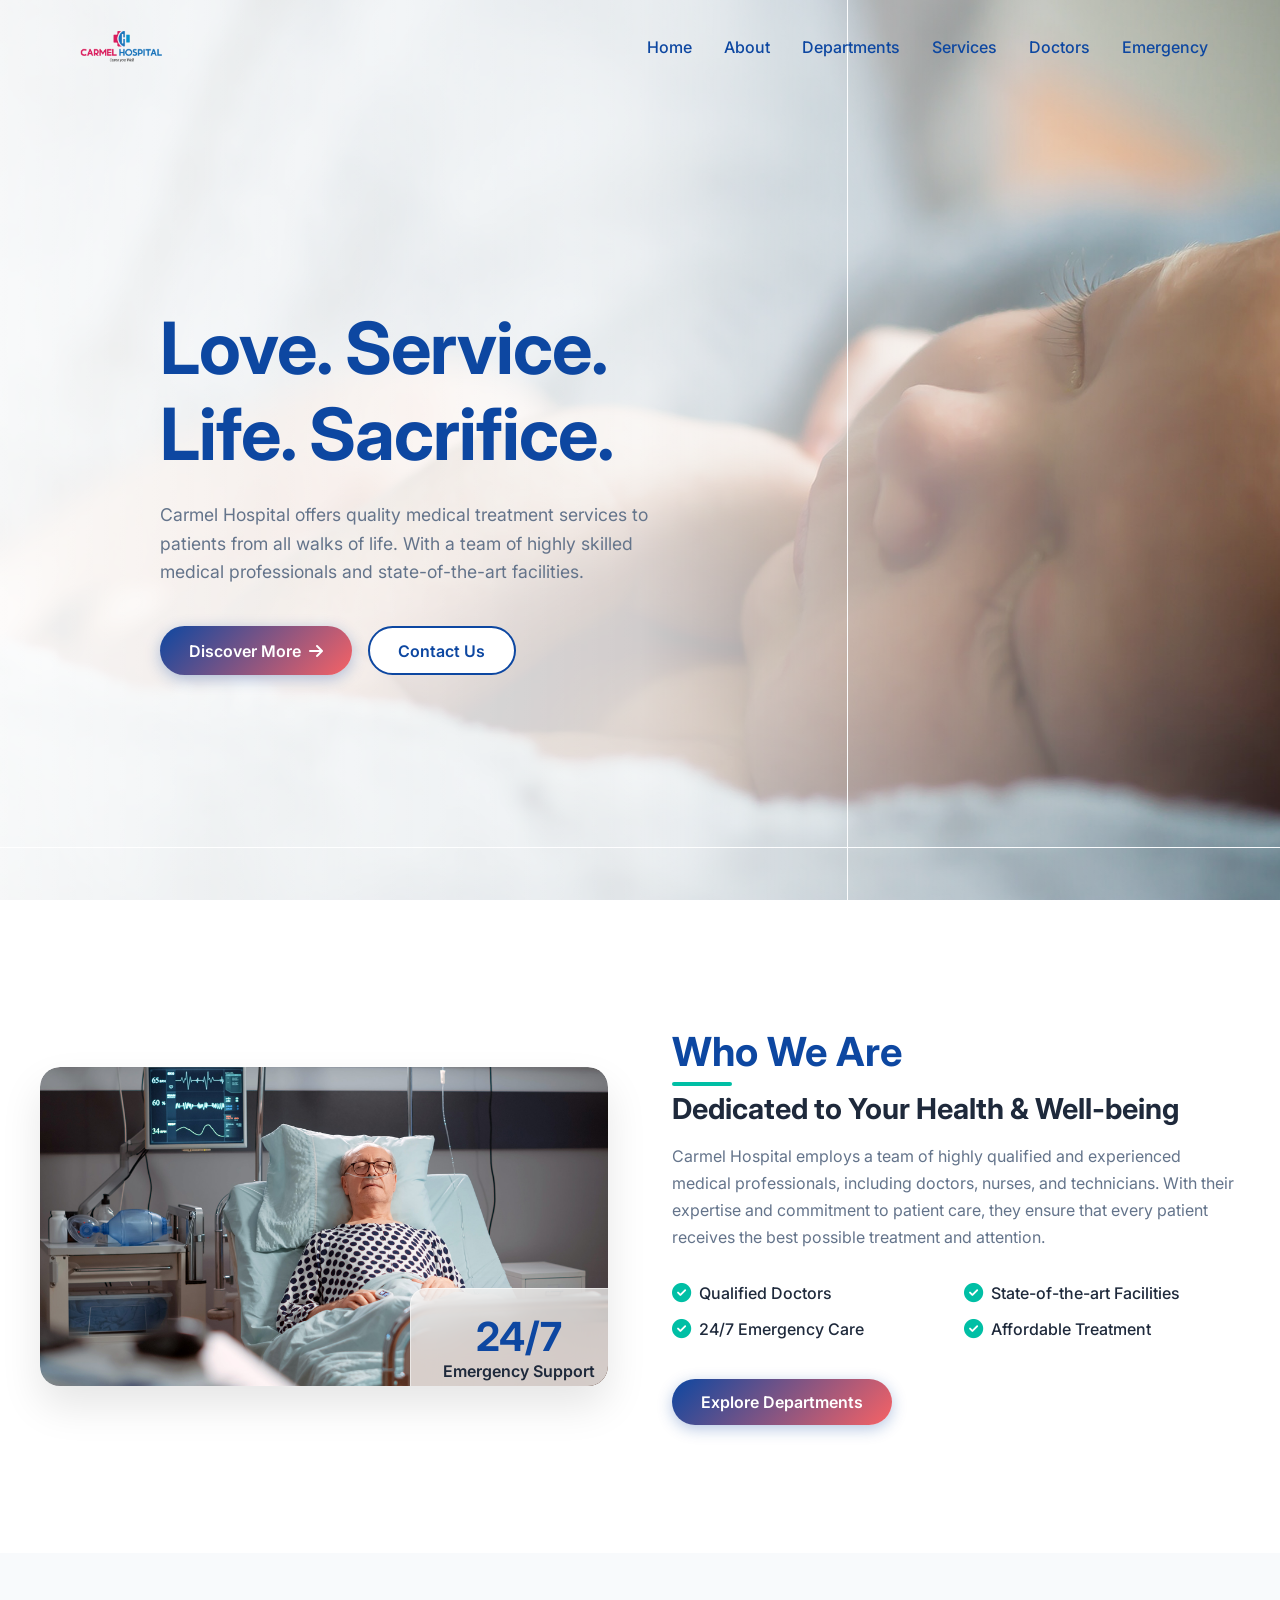
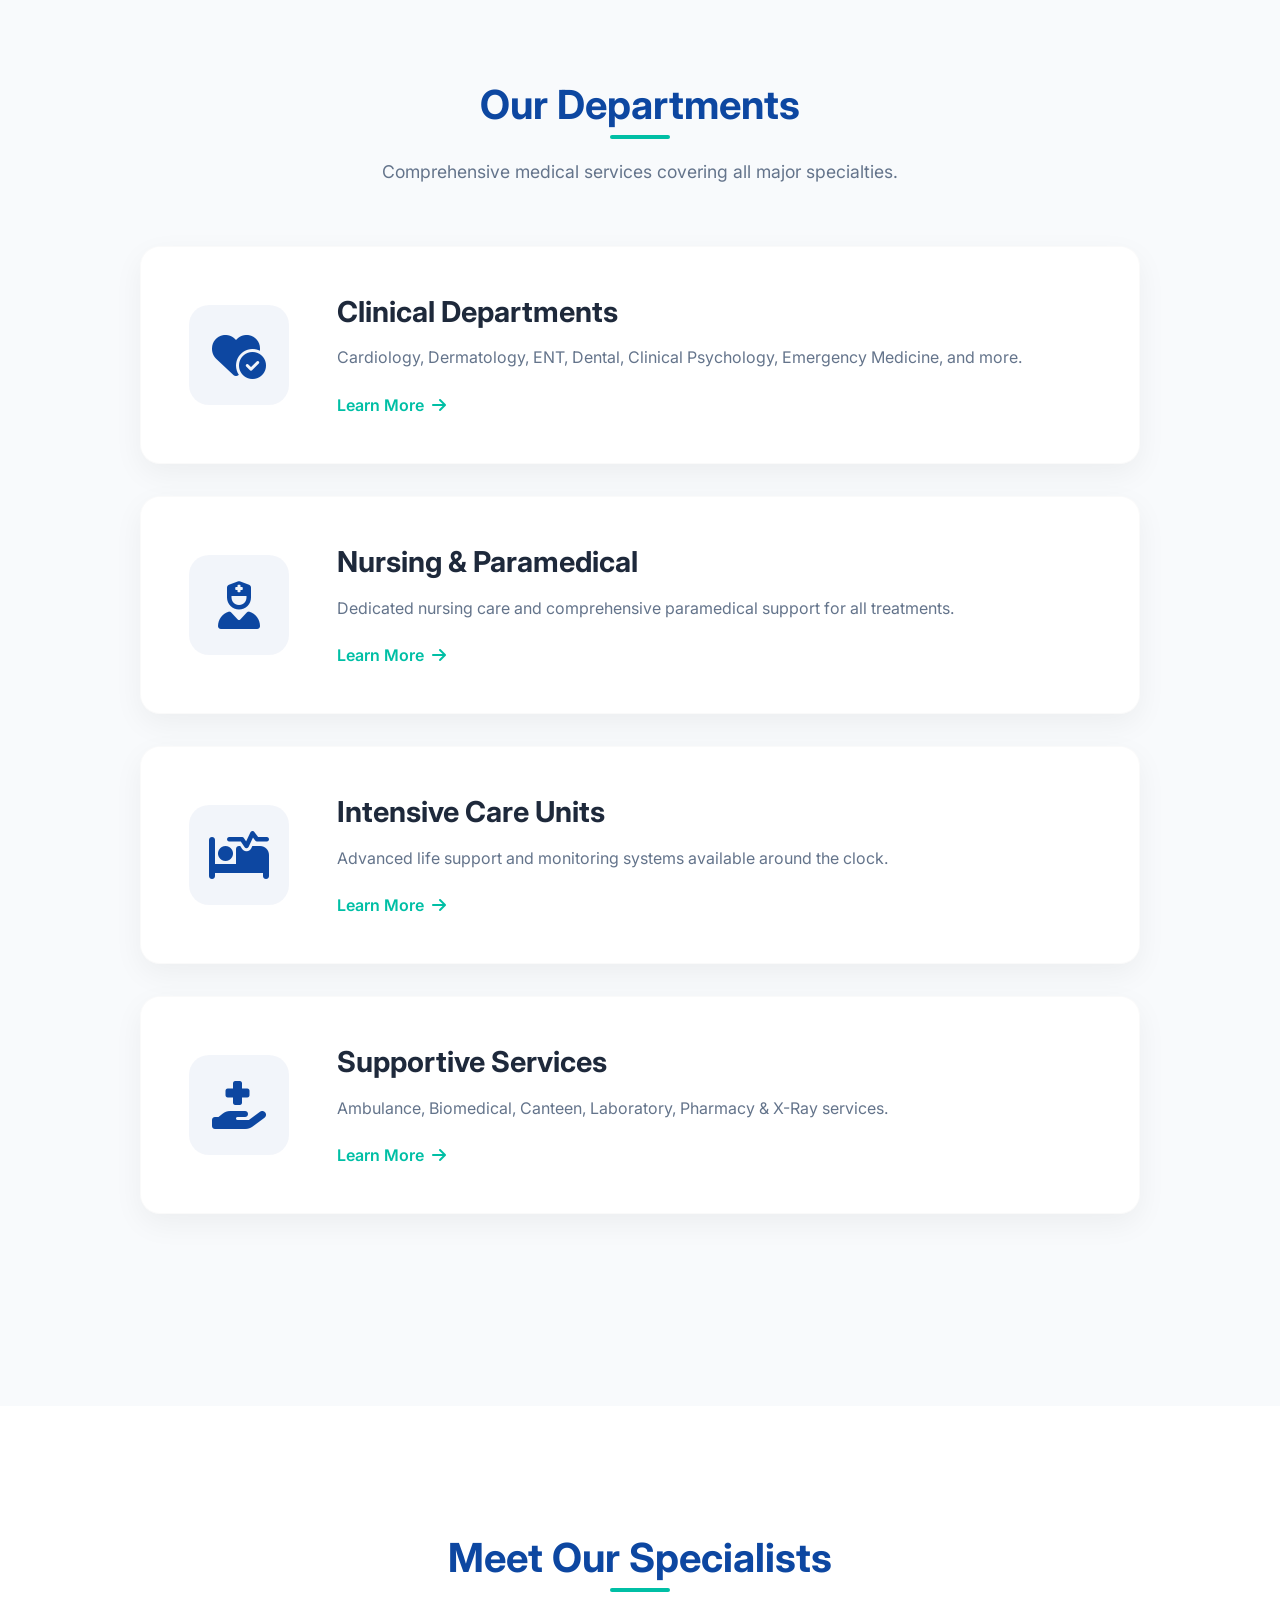
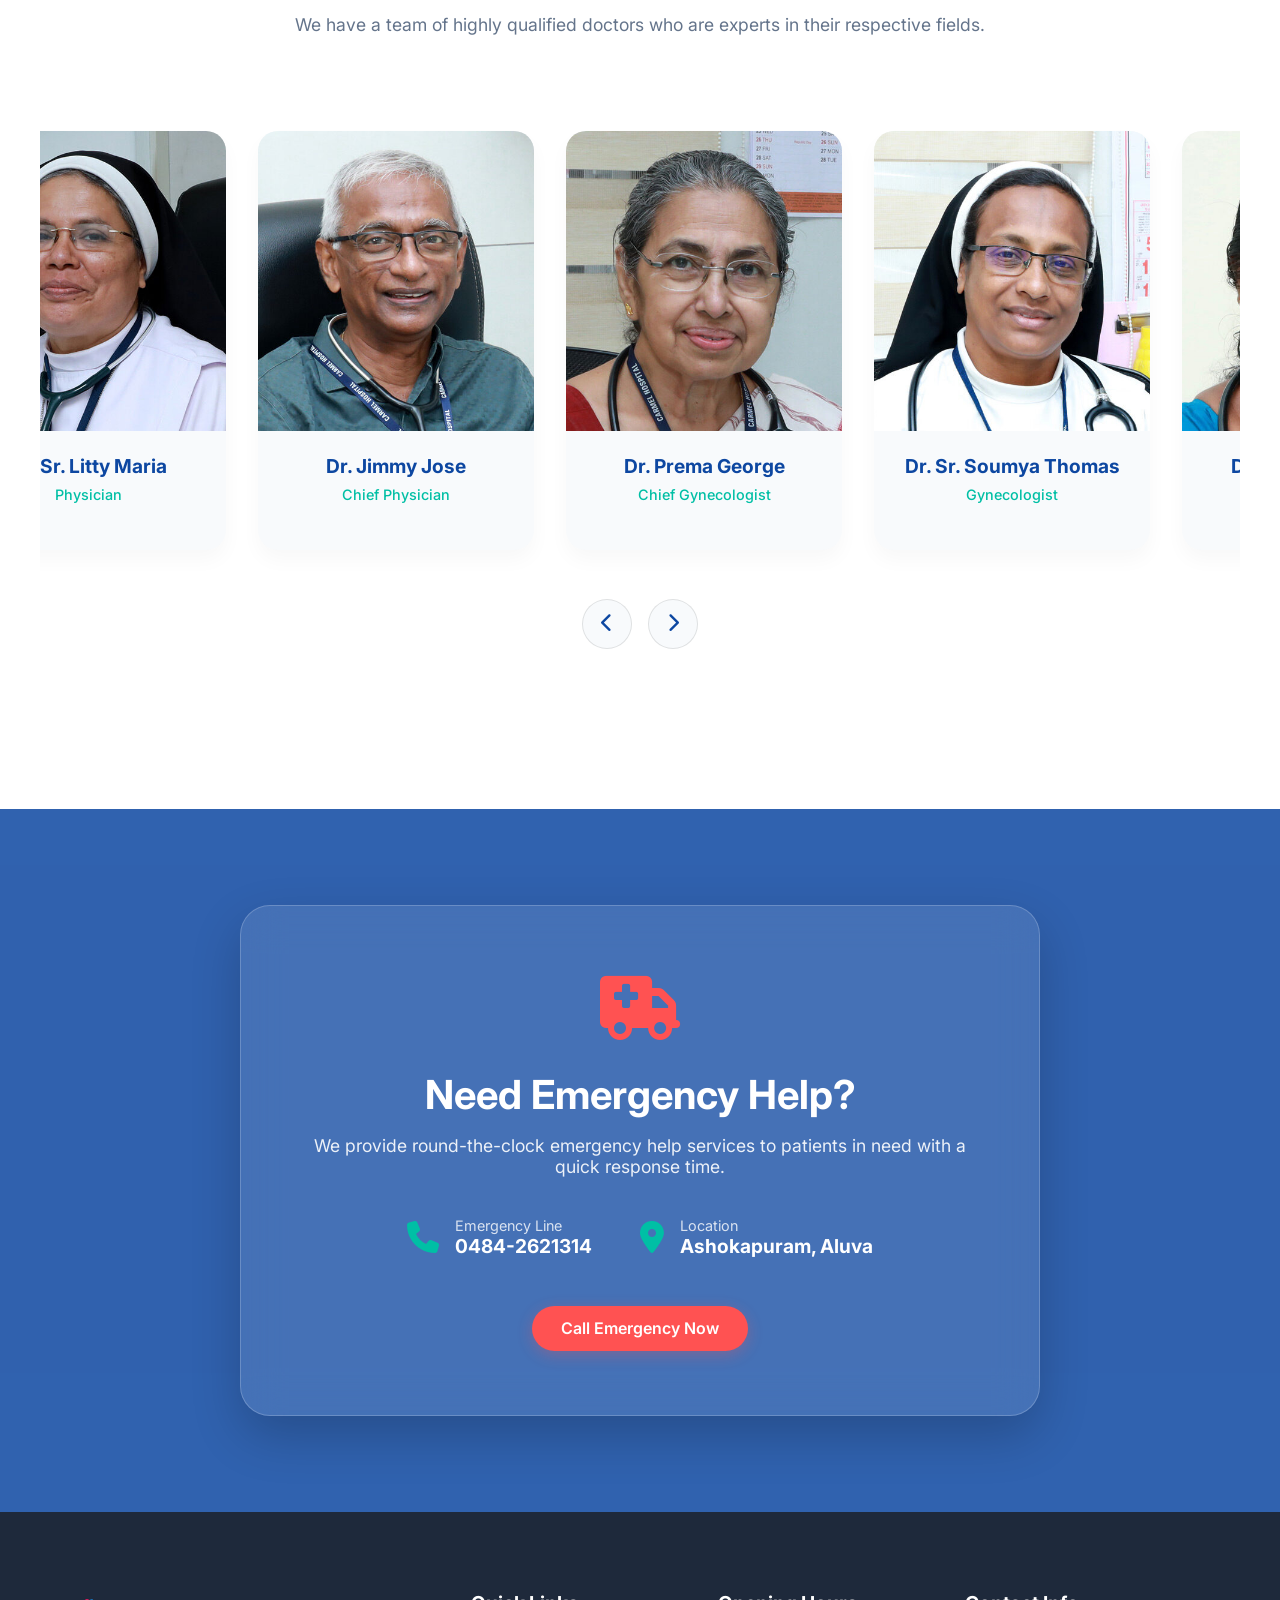
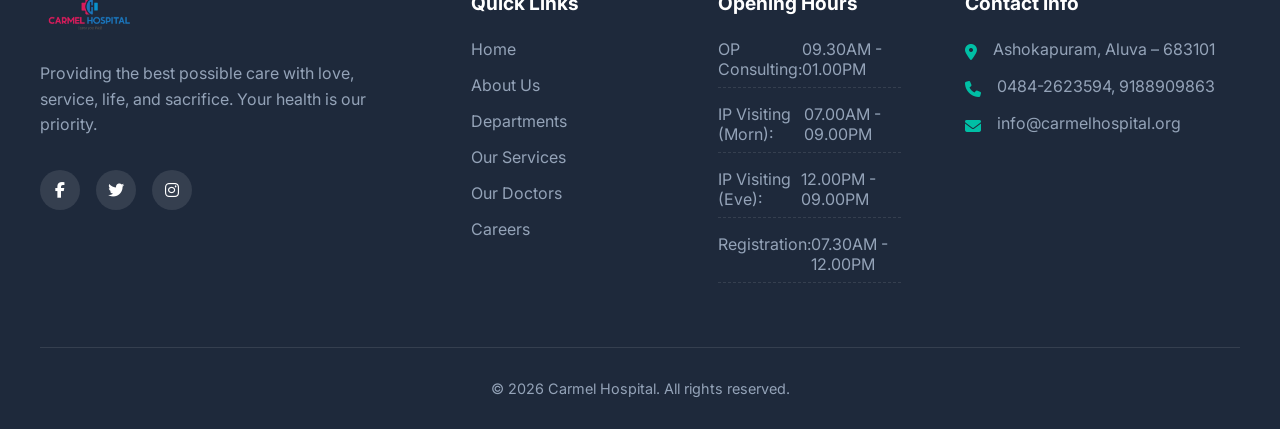
<file: index.html>
<!DOCTYPE html>
<html lang="en">

<head>
    <meta charset="UTF-8">
    <meta name="viewport" content="width=device-width, initial-scale=1.0">
    <title>Carmel Hospital | Love - Service - Life - Sacrifice</title>
    <link rel="stylesheet" href="style.css?v=1.1">
    <link href="https://fonts.googleapis.com/css2?family=Inter:wght@300;400;500;600;700&display=swap" rel="stylesheet">
    <!-- Font Awesome for icons -->
    <link rel="stylesheet" href="https://cdnjs.cloudflare.com/ajax/libs/font-awesome/6.4.0/css/all.min.css">
</head>

<body>

    <!-- Global Loader -->
    <div id="global-loader" class="global-loader">
        <div class="loader-content">
            <img src="assets/landing/main_logo-1-scaled.png" alt="Carmel Hospital Logo">
        </div>
    </div>
    <script>
        window.addEventListener('load', () => {
            setTimeout(() => {
                const loader = document.getElementById('global-loader');
                if (loader) {
                    loader.style.opacity = '0';
                    setTimeout(() => loader.style.display = 'none', 500);
                }
            }, 500);
        });
    </script>

    <!-- Liquid Glass Navbar -->
    <nav class="navbar" id="navbar">
        <div class="nav-container">
            <a href="#" class="logo">
                <img src="assets/landing/main_logo-1-scaled.png" alt="Carmel Hospital" class="nav-logo-img">
            </a>
            <div class="nav-links">
                <a href="#home">Home</a>
                <a href="about.html">About</a>
                <a href="department.html">Departments</a>
                <a href="services.html">Services</a>
                <a href="doctor.html">Doctors</a>
                <a href="#emergency">Emergency</a>
            </div>
            <div class="hamburger">
                <i class="fa-solid fa-bars"></i>
            </div>
        </div>
    </nav>

    <!-- Mobile Menu -->
    <div class="mobile-menu" id="mobile-menu">
        <a href="#home">Home</a>
        <a href="about.html">About</a>
        <a href="department.html">Departments</a>
        <a href="services.html">Services</a>
        <a href="doctor.html">Doctors</a>
        <a href="#emergency" class="btn-primary">Emergency</a>
    </div>

    <!-- Hero Section -->
    <section id="home" class="hero">
        <div class="hero-bg">
            <img src="assets/landing/banner1.jpg" alt="Carmel Hospital">
            <div class="hero-overlay"></div>
        </div>
        <div class="hero-content fade-up">
            <h1>Love. Service.<br>Life. Sacrifice.</h1>
            <p>Carmel Hospital offers quality medical treatment services to patients from all walks of life. With a
                team of highly skilled medical professionals and state-of-the-art facilities.</p>
            <div class="hero-actions">
                <a href="about.html" class="btn-primary">Discover More <i class="fa-solid fa-arrow-right"></i></a>
                <a href="#contact" class="btn-secondary">Contact Us</a>
            </div>
        </div>
    </section>

    <!-- About Section -->
    <section id="about" class="about">
        <div class="about-container">
            <div class="about-image fade-in-left">
                <img src="assets/about/Intensive-Care-Units.jpg" alt="About Carmel Hospital" loading="lazy">
                <div class="glass-card stats-card">
                    <h3>24/7</h3>
                    <p>Emergency Support</p>
                </div>
            </div>
            <div class="about-content fade-in-right">
                <h2 class="section-title">Who We Are</h2>
                <h3>Dedicated to Your Health & Well-being</h3>
                <p>Carmel Hospital employs a team of highly qualified and experienced medical professionals, including
                    doctors, nurses, and technicians. With their expertise and commitment to patient care, they ensure
                    that every patient receives the best possible treatment and attention.</p>
                <ul class="features-list">
                    <li><i class="fa-solid fa-check-circle"></i> Qualified Doctors</li>
                    <li><i class="fa-solid fa-check-circle"></i> State-of-the-art Facilities</li>
                    <li><i class="fa-solid fa-check-circle"></i> 24/7 Emergency Care</li>
                    <li><i class="fa-solid fa-check-circle"></i> Affordable Treatment</li>
                </ul>
                <a href="#departments" class="btn-primary">Explore Departments</a>
            </div>
        </div>
    </section>

    <!-- Departments Section (Stacking Scroll Cards) -->
    <section id="departments" class="departments">
        <div class="section-header fade-up">
            <h2 class="section-title">Our Departments</h2>
            <p>Comprehensive medical services covering all major specialties.</p>
        </div>

        <div class="stack-cards-container" id="stack-container">
            <div class="stack-card card-1">
                <div class="card-icon"><i class="fa-solid fa-heart-circle-check"></i></div>
                <div class="card-content">
                    <h3>Clinical Departments</h3>
                    <p>Cardiology, Dermatology, ENT, Dental, Clinical Psychology, Emergency Medicine, and more.</p>
                    <a href="department.html#clinical" class="learn-more">Learn More <i
                            class="fa-solid fa-arrow-right"></i></a>
                </div>
            </div>

            <div class="stack-card card-2">
                <div class="card-icon"><i class="fa-solid fa-user-nurse"></i></div>
                <div class="card-content">
                    <h3>Nursing & Paramedical</h3>
                    <p>Dedicated nursing care and comprehensive paramedical support for all treatments.</p>
                    <a href="department.html#nursing" class="learn-more">Learn More <i
                            class="fa-solid fa-arrow-right"></i></a>
                </div>
            </div>

            <div class="stack-card card-3">
                <div class="card-icon"><i class="fa-solid fa-bed-pulse"></i></div>
                <div class="card-content">
                    <h3>Intensive Care Units</h3>
                    <p>Advanced life support and monitoring systems available around the clock.</p>
                    <a href="department.html#icu" class="learn-more">Learn More <i
                            class="fa-solid fa-arrow-right"></i></a>
                </div>
            </div>

            <div class="stack-card card-4">
                <div class="card-icon"><i class="fa-solid fa-hand-holding-medical"></i></div>
                <div class="card-content">
                    <h3>Supportive Services</h3>
                    <p>Ambulance, Biomedical, Canteen, Laboratory, Pharmacy & X-Ray services.</p>
                    <a href="department.html#paramedical" class="learn-more">Learn More <i
                            class="fa-solid fa-arrow-right"></i></a>
                </div>
            </div>
        </div>
    </section>

    <!-- Doctors Section (Minimal Carousel) -->
    <section id="doctors" class="doctors">
        <div class="section-header fade-up">
            <h2 class="section-title">Meet Our Specialists</h2>
            <p>We have a team of highly qualified doctors who are experts in their respective fields.</p>
        </div>

        <div class="carousel-container fade-up">
            <div class="carousel-track" id="doctor-track">
                <!-- Doctor cards will be dynamically injected here by script.js -->
            </div>

            <div class="carousel-controls">
                <button class="control-btn prev-btn" id="prev-doc"><i class="fa-solid fa-chevron-left"></i></button>
                <button class="control-btn next-btn" id="next-doc"><i class="fa-solid fa-chevron-right"></i></button>
            </div>
        </div>
    </section>

    <!-- Emergency Section -->
    <section id="emergency" class="emergency">
        <div class="emergency-content glass-panel fade-up">
            <div class="em-icon">
                <i class="fa-solid fa-truck-medical"></i>
            </div>
            <h2>Need Emergency Help?</h2>
            <p>We provide round-the-clock emergency help services to patients in need with a quick response time.</p>
            <div class="contact-methods">
                <div class="method">
                    <i class="fa-solid fa-phone"></i>
                    <div>
                        <span>Emergency Line</span>
                        <strong>0484-2621314</strong>
                    </div>
                </div>
                <div class="method">
                    <i class="fa-solid fa-location-dot"></i>
                    <div>
                        <span>Location</span>
                        <strong>Ashokapuram, Aluva</strong>
                    </div>
                </div>
            </div>
            <a href="tel:04842621314" class="btn-alert">Call Emergency Now</a>
        </div>
    </section>

    <!-- Footer -->
    <footer id="contact" class="footer">
        <div class="footer-container">
            <div class="footer-col">
                <a href="#" class="logo footer-logo">
                    <img src="assets/landing/main_logo-1-scaled.png" alt="Carmel Hospital" class="nav-logo-img">
                </a>
                <p>Providing the best possible care with love, service, life, and sacrifice. Your health is our
                    priority.</p>
                <div class="social-links">
                    <a href="#"><i class="fa-brands fa-facebook-f"></i></a>
                    <a href="#"><i class="fa-brands fa-twitter"></i></a>
                    <a href="#"><i class="fa-brands fa-instagram"></i></a>
                </div>
            </div>

            <div class="footer-col">
                <h3>Quick Links</h3>
                <ul>
                    <li><a href="#home">Home</a></li>
                    <li><a href="about.html">About Us</a></li>
                    <li><a href="department.html">Departments</a></li>
                    <li><a href="services.html">Our Services</a></li>
                    <li><a href="doctor.html">Our Doctors</a></li>
                    <li><a href="#">Careers</a></li>
                </ul>
            </div>

            <div class="footer-col">
                <h3>Opening Hours</h3>
                <ul class="hours-list">
                    <li>OP Consulting: <span>09.30AM - 01.00PM</span></li>
                    <li>IP Visiting (Morn): <span>07.00AM - 09.00PM</span></li>
                    <li>IP Visiting (Eve): <span>12.00PM - 09.00PM</span></li>
                    <li>Registration: <span>07.30AM - 12.00PM</span></li>
                </ul>
            </div>

            <div class="footer-col">
                <h3>Contact Info</h3>
                <ul class="contact-info">
                    <li><i class="fa-solid fa-location-dot"></i> Ashokapuram, Aluva – 683101</li>
                    <li><i class="fa-solid fa-phone"></i> 0484-2623594, 9188909863</li>
                    <li><i class="fa-solid fa-envelope"></i> info@carmelhospital.org</li>
                </ul>
            </div>
        </div>

        <div class="footer-bottom">
            <p>&copy; 2026 Carmel Hospital. All rights reserved.</p>
        </div>
    </footer>

    <script src="doctors.js"></script>
    <script src="script.js"></script>
</body>

</html>
</file>
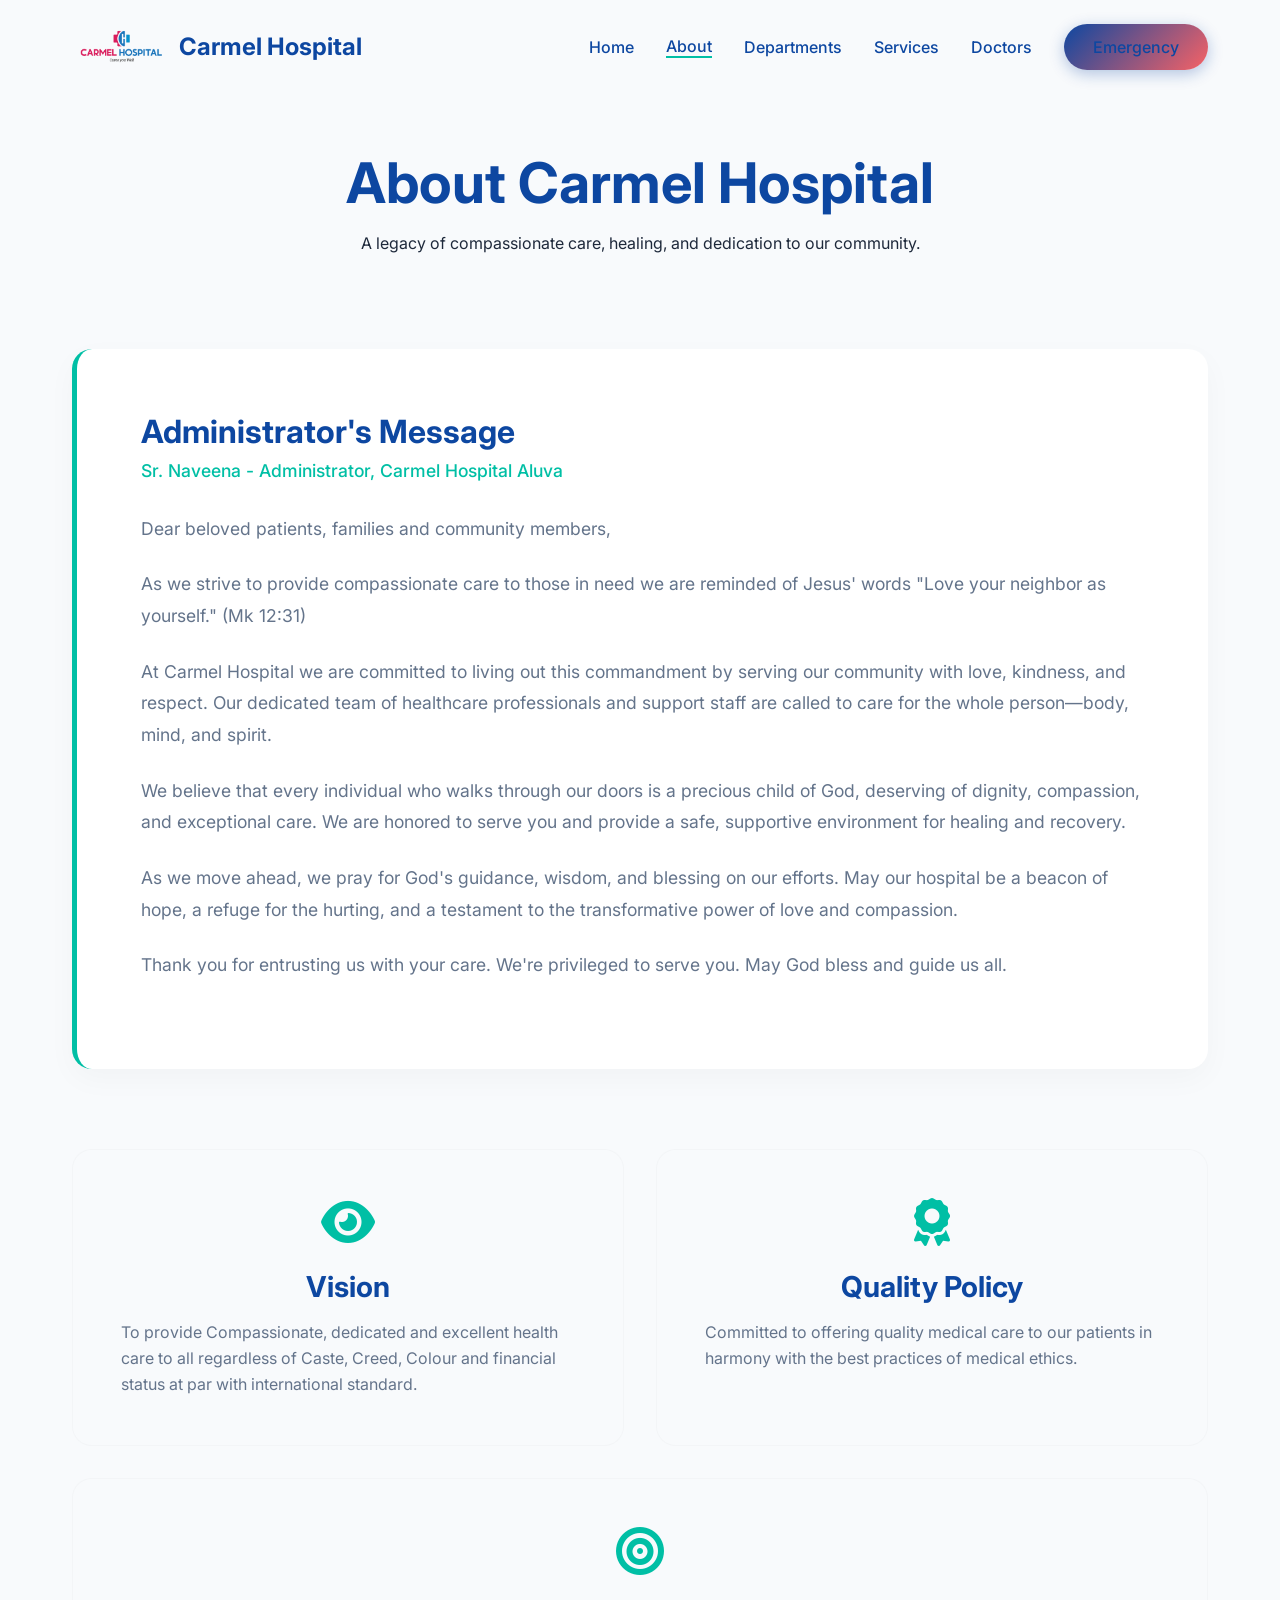
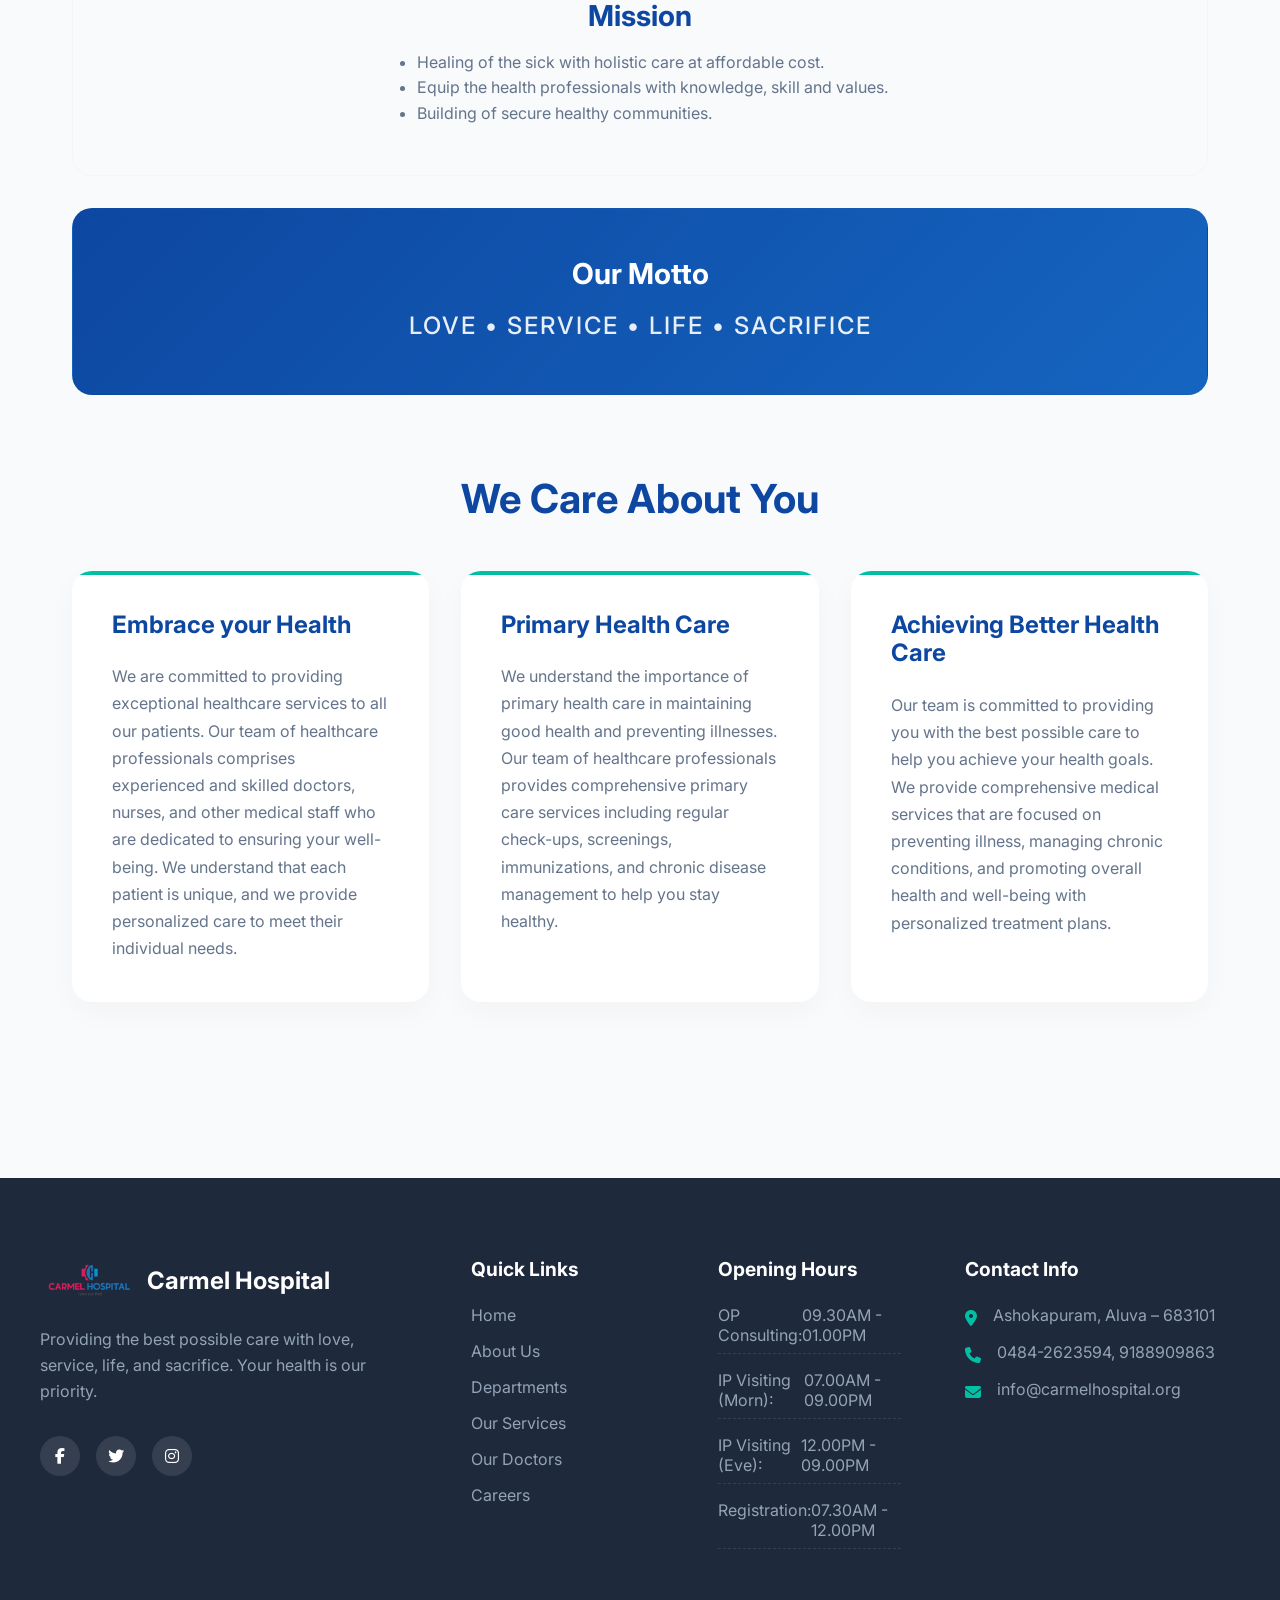
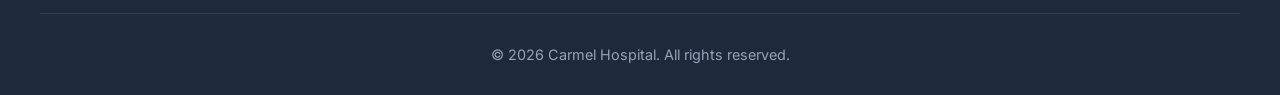
<file: about.html>
<!DOCTYPE html>
<html lang="en">
<head>
    <meta charset="UTF-8">
    <meta name="viewport" content="width=device-width, initial-scale=1.0">
    <title>About Us | Carmel Hospital</title>
    <link rel="stylesheet" href="style.css?v=1.2">
    <link href="https://fonts.googleapis.com/css2?family=Inter:wght@300;400;500;600;700&display=swap" rel="stylesheet">
    <link rel="stylesheet" href="https://cdnjs.cloudflare.com/ajax/libs/font-awesome/6.4.0/css/all.min.css">
</head>
<body>

    <!-- Global Loader -->
    <div id="global-loader" class="global-loader">
        <div class="loader-content">
            <img src="assets/landing/main_logo-1-scaled.png" alt="Carmel Hospital Logo">
        </div>
    </div>
    <script>
        window.addEventListener('load', () => {
            setTimeout(() => {
                const loader = document.getElementById('global-loader');
                if (loader) {
                    loader.style.opacity = '0';
                    setTimeout(() => loader.style.display = 'none', 500);
                }
            }, 500);
        });
    </script>

    <!-- Liquid Glass Navbar -->
    <nav class="navbar" id="navbar">
        <div class="nav-container">
            <a href="index.html" class="logo">
                <img src="assets/landing/main_logo-1-scaled.png" alt="Carmel Hospital" class="nav-logo-img"> Carmel Hospital
            </a>
            <div class="nav-links">
                <a href="index.html#home">Home</a>
                <a href="#" style="border-bottom: 2px solid var(--secondary-color);">About</a>
                <a href="department.html">Departments</a>
                <a href="services.html">Services</a>
                <a href="doctor.html">Doctors</a>
                <a href="index.html#emergency" class="btn-primary btn-nav">Emergency</a>
            </div>
            <div class="hamburger">
                <i class="fa-solid fa-bars"></i>
            </div>
        </div>
    </nav>

    <!-- Mobile Menu -->
    <div class="mobile-menu" id="mobile-menu">
        <a href="index.html#home">Home</a>
        <a href="#">About</a>
        <a href="department.html">Departments</a>
        <a href="services.html">Services</a>
        <a href="doctor.html">Doctors</a>
        <a href="index.html#emergency" class="btn-primary">Emergency</a>
    </div>

    <!-- Page Header -->
    <header class="about-page-header fade-up">
        <h1>About Carmel Hospital</h1>
        <p>A legacy of compassionate care, healing, and dedication to our community.</p>
    </header>

    <!-- About Content -->
    <section class="about-page-container">
        
        <!-- Administrator's Message -->
        <div class="admin-message fade-up">
            <h2>Administrator's Message</h2>
            <h4>Sr. Naveena - Administrator, Carmel Hospital Aluva</h4>
            <p>Dear beloved patients, families and community members,</p>
            <p>As we strive to provide compassionate care to those in need we are reminded of Jesus' words "Love your neighbor as yourself." (Mk 12:31)</p>
            <p>At Carmel Hospital we are committed to living out this commandment by serving our community with love, kindness, and respect. Our dedicated team of healthcare professionals and support staff are called to care for the whole person—body, mind, and spirit.</p>
            <p>We believe that every individual who walks through our doors is a precious child of God, deserving of dignity, compassion, and exceptional care. We are honored to serve you and provide a safe, supportive environment for healing and recovery.</p>
            <p>As we move ahead, we pray for God's guidance, wisdom, and blessing on our efforts. May our hospital be a beacon of hope, a refuge for the hurting, and a testament to the transformative power of love and compassion.</p>
            <p>Thank you for entrusting us with your care. We're privileged to serve you. May God bless and guide us all.</p>
        </div>

        <!-- Vision & Mission Grid -->
        <div class="mission-vision-grid fade-up">
            <!-- Vision -->
            <div class="mv-card">
                <i class="fa-solid fa-eye mv-icon"></i>
                <h3>Vision</h3>
                <p>To provide Compassionate, dedicated and excellent health care to all regardless of Caste, Creed, Colour and financial status at par with international standard.</p>
            </div>
            
            <!-- Quality Policy -->
            <div class="mv-card">
                <i class="fa-solid fa-award mv-icon"></i>
                <h3>Quality Policy</h3>
                <p>Committed to offering quality medical care to our patients in harmony with the best practices of medical ethics.</p>
            </div>

            <!-- Mission -->
            <div class="mv-card" style="grid-column: span 2;">
                <i class="fa-solid fa-bullseye mv-icon"></i>
                <h3>Mission</h3>
                <ul style="display: inline-block; text-align: left;">
                    <li>Healing of the sick with holistic care at affordable cost.</li>
                    <li>Equip the health professionals with knowledge, skill and values.</li>
                    <li>Building of secure healthy communities.</li>
                </ul>
            </div>

            <!-- Motto -->
            <div class="mv-card motto">
                <h3>Our Motto</h3>
                <p>LOVE • SERVICE • LIFE • SACRIFICE</p>
            </div>
        </div>

        <!-- We Care About You Section -->
        <div class="care-section fade-up">
            <h2 class="care-section-title">We Care About You</h2>
            <div class="care-grid">
                <!-- Embrace your Health -->
                <div class="care-card">
                    <h3>Embrace your Health</h3>
                    <p>We are committed to providing exceptional healthcare services to all our patients. Our team of healthcare professionals comprises experienced and skilled doctors, nurses, and other medical staff who are dedicated to ensuring your well-being. We understand that each patient is unique, and we provide personalized care to meet their individual needs.</p>
                </div>
                
                <!-- Primary Health Care -->
                <div class="care-card">
                    <h3>Primary Health Care</h3>
                    <p>We understand the importance of primary health care in maintaining good health and preventing illnesses. Our team of healthcare professionals provides comprehensive primary care services including regular check-ups, screenings, immunizations, and chronic disease management to help you stay healthy.</p>
                </div>

                <!-- Achieving Better Health Care -->
                <div class="care-card">
                    <h3>Achieving Better Health Care</h3>
                    <p>Our team is committed to providing you with the best possible care to help you achieve your health goals. We provide comprehensive medical services that are focused on preventing illness, managing chronic conditions, and promoting overall health and well-being with personalized treatment plans.</p>
                </div>
            </div>
        </div>

    </section>

    <!-- Footer -->
    <footer id="contact" class="footer">
        <div class="footer-container">
            <div class="footer-col">
                <a href="index.html" class="logo footer-logo">
                    <img src="assets/landing/main_logo-1-scaled.png" alt="Carmel Hospital" class="nav-logo-img"> Carmel Hospital
                </a>
                <p>Providing the best possible care with love, service, life, and sacrifice. Your health is our priority.</p>
                <div class="social-links">
                    <a href="#"><i class="fa-brands fa-facebook-f"></i></a>
                    <a href="#"><i class="fa-brands fa-twitter"></i></a>
                    <a href="#"><i class="fa-brands fa-instagram"></i></a>
                </div>
            </div>
            
            <div class="footer-col">
                <h3>Quick Links</h3>
                <ul>
                    <li><a href="index.html#home">Home</a></li>
                    <li><a href="#">About Us</a></li>
                    <li><a href="department.html">Departments</a></li>
                    <li><a href="services.html">Our Services</a></li>
                    <li><a href="doctor.html">Our Doctors</a></li>
                    <li><a href="#">Careers</a></li>
                </ul>
            </div>
            
            <div class="footer-col">
                <h3>Opening Hours</h3>
                <ul class="hours-list">
                    <li>OP Consulting: <span>09.30AM - 01.00PM</span></li>
                    <li>IP Visiting (Morn): <span>07.00AM - 09.00PM</span></li>
                    <li>IP Visiting (Eve): <span>12.00PM - 09.00PM</span></li>
                    <li>Registration: <span>07.30AM - 12.00PM</span></li>
                </ul>
            </div>
            
            <div class="footer-col">
                <h3>Contact Info</h3>
                <ul class="contact-info">
                    <li><i class="fa-solid fa-location-dot"></i> Ashokapuram, Aluva – 683101</li>
                    <li><i class="fa-solid fa-phone"></i> 0484-2623594, 9188909863</li>
                    <li><i class="fa-solid fa-envelope"></i> info@carmelhospital.org</li>
                </ul>
            </div>
        </div>
        
        <div class="footer-bottom">
            <p>&copy; 2026 Carmel Hospital. All rights reserved.</p>
        </div>
    </footer>

    <script src="script.js"></script>
</body>
</html>
</file>
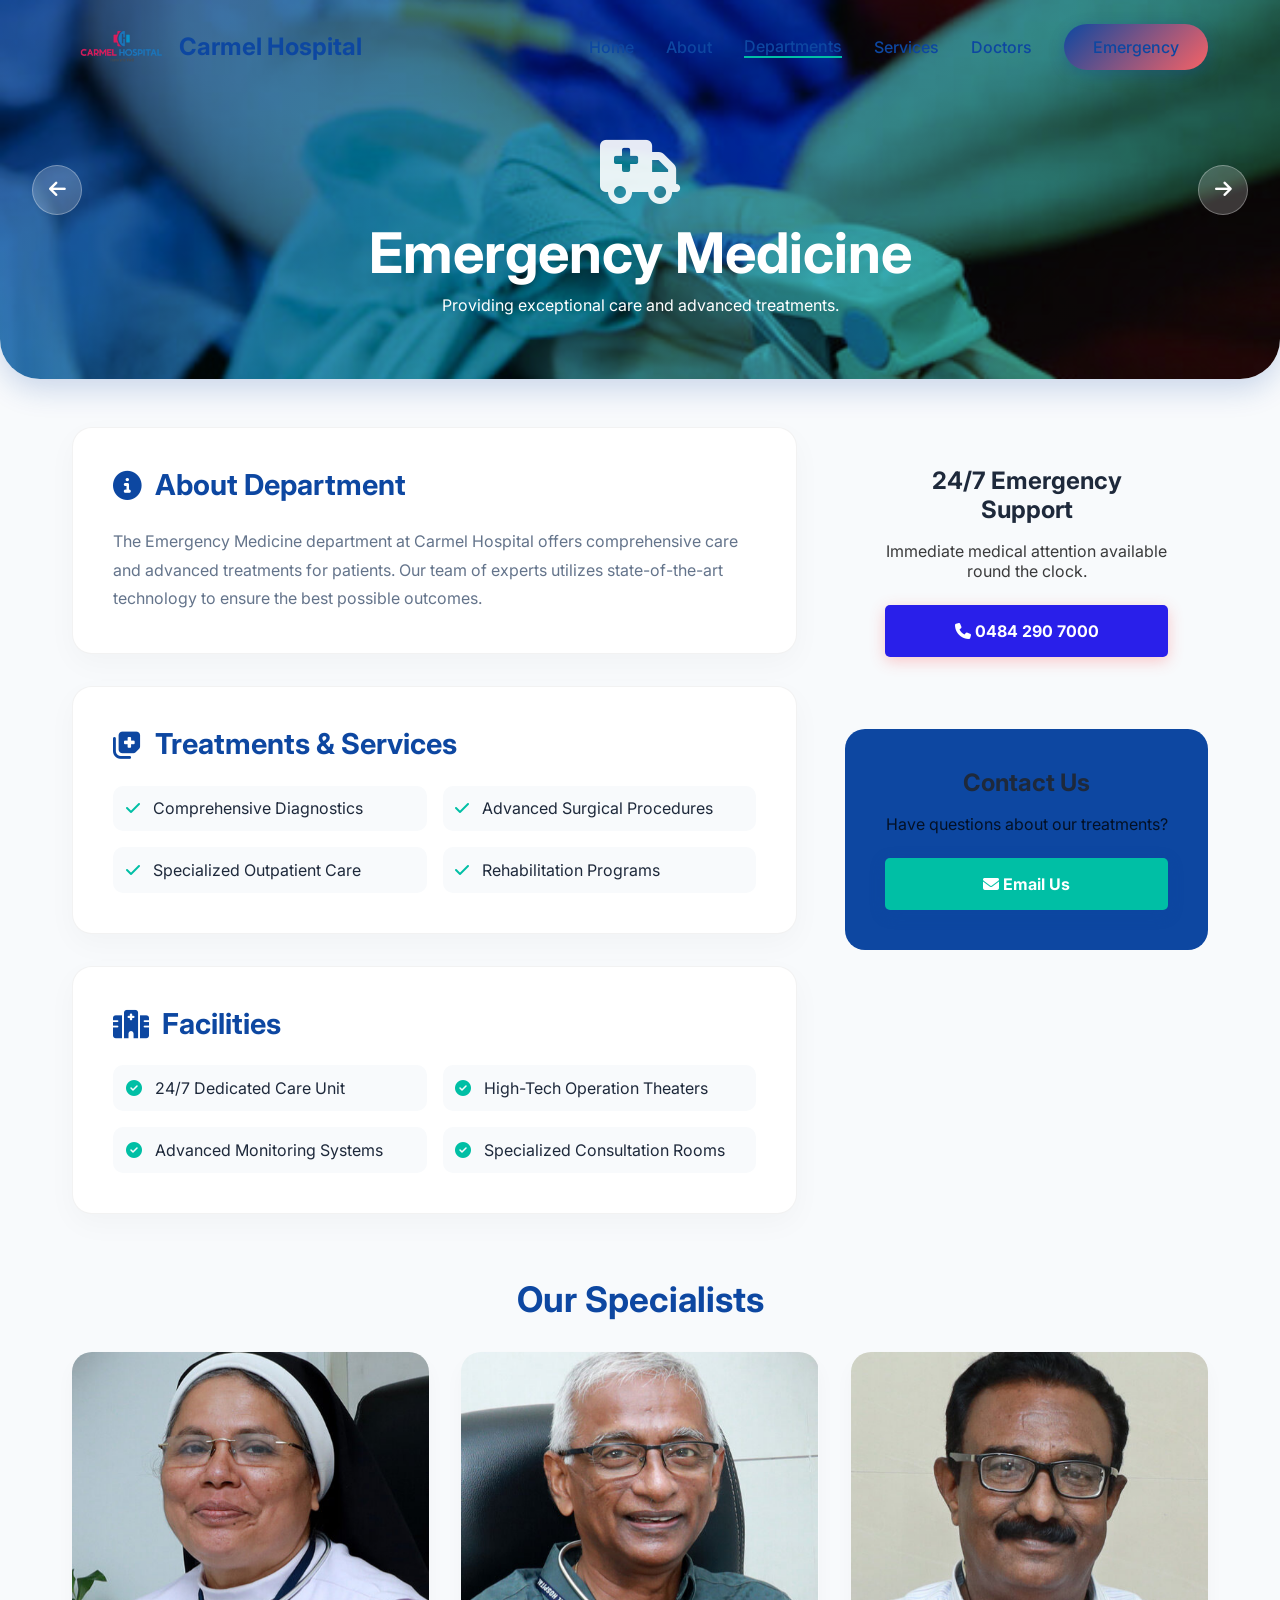
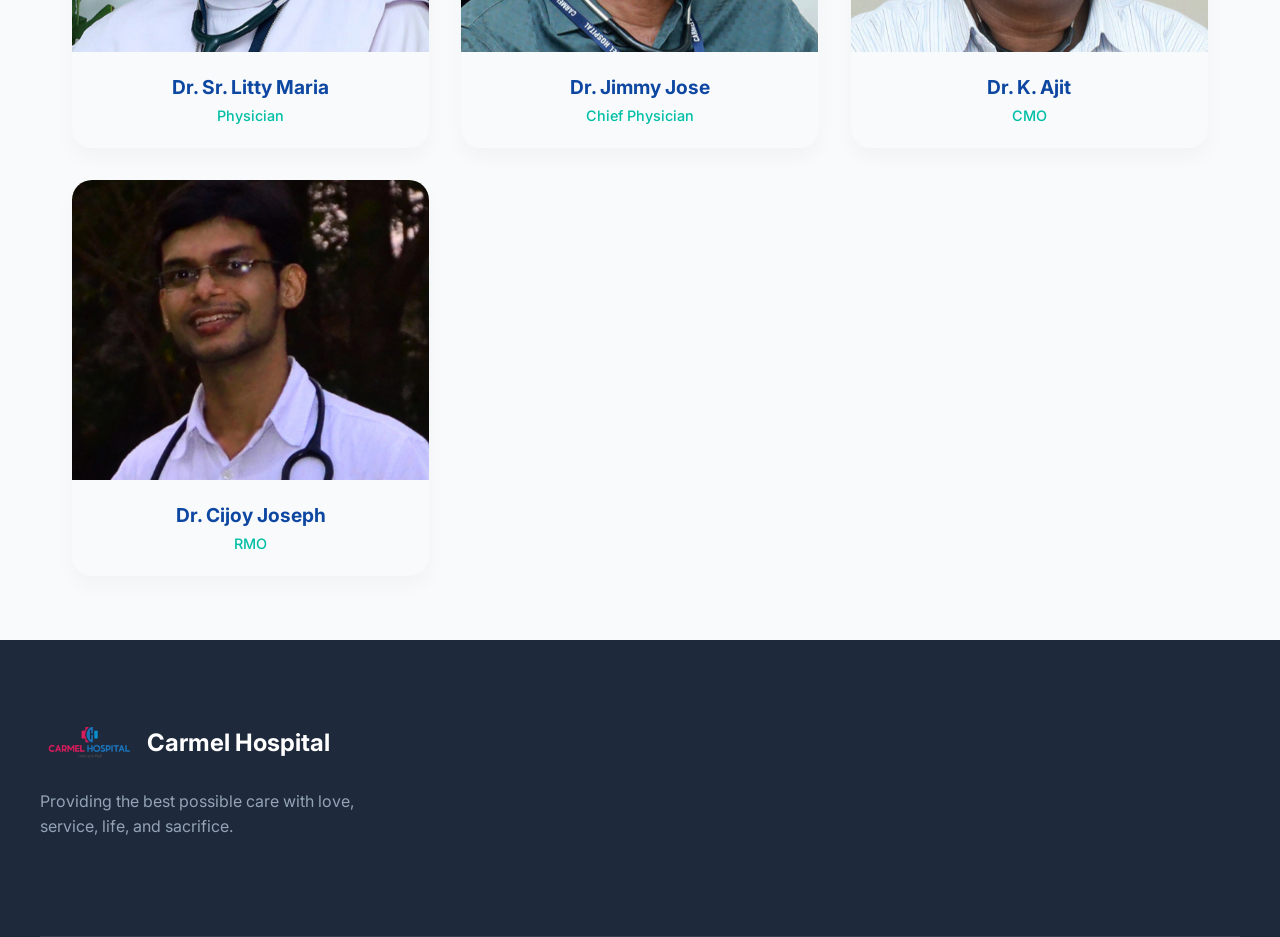
<file: department-profile.html>
<!DOCTYPE html>
<html lang="en">

<head>
    <meta charset="UTF-8">
    <meta name="viewport" content="width=device-width, initial-scale=1.0">
    <title>Department Profile | Carmel Hospital</title>
    <link rel="stylesheet" href="style.css?v=1.4">
    <link href="https://fonts.googleapis.com/css2?family=Inter:wght@300;400;500;600;700&display=swap" rel="stylesheet">
    <link rel="stylesheet" href="https://cdnjs.cloudflare.com/ajax/libs/font-awesome/6.4.0/css/all.min.css">
</head>

<body>

    <!-- Global Loader -->
    <div id="global-loader" class="global-loader">
        <div class="loader-content">
            <img src="assets/landing/main_logo-1-scaled.png" alt="Carmel Hospital Logo">
        </div>
    </div>
    <script>
        window.addEventListener('load', () => {
            setTimeout(() => {
                const loader = document.getElementById('global-loader');
                if (loader) {
                    loader.style.opacity = '0';
                    setTimeout(() => loader.style.display = 'none', 500);
                }
            }, 500);
        });
    </script>

    <!-- Navigation -->
    <nav class="navbar" id="navbar">
        <div class="nav-container">
            <a href="index.html" class="logo">
                <img src="assets/landing/main_logo-1-scaled.png" alt="Carmel Hospital" class="nav-logo-img"> Carmel
                Hospital
            </a>
            <div class="nav-links">
                <a href="index.html#home">Home</a>
                <a href="about.html">About</a>
                <a href="department.html" style="border-bottom: 2px solid var(--secondary-color);">Departments</a>
                <a href="services.html">Services</a>
                <a href="doctor.html">Doctors</a>
                <a href="index.html#emergency" class="btn-primary btn-nav">Emergency</a>
            </div>
            <div class="hamburger">
                <i class="fa-solid fa-bars"></i>
            </div>
        </div>
    </nav>

    <!-- Mobile Menu -->
    <div class="mobile-menu" id="mobile-menu">
        <a href="index.html#home">Home</a>
        <a href="about.html">About</a>
        <a href="department.html">Departments</a>
        <a href="services.html">Services</a>
        <a href="doctor.html">Doctors</a>
        <a href="index.html#emergency" class="btn-primary">Emergency</a>
    </div>

    <!-- Dynamic Department Profile Content -->
    <div class="dept-anim-layer" id="dept-container">

        <!-- Banner Section -->
        <header class="dept-banner" id="d-banner">
            <div class="dept-banner-content">
                <i id="d-icon" class="dept-banner-icon fa-solid fa-stethoscope"></i>
                <h1 id="d-name">Department Name</h1>
                <p>Providing exceptional care and advanced treatments.</p>
            </div>
            <!-- Arrow Controls -->
            <div class="dept-controls">
                <button class="control-btn" id="prev-dept" aria-label="Previous Department"><i
                        class="fa-solid fa-arrow-left"></i></button>
                <button class="control-btn" id="next-dept" aria-label="Next Department"><i
                        class="fa-solid fa-arrow-right"></i></button>
            </div>
        </header>

        <!-- Info Grid -->
        <section class="dept-profile-container">
            <!-- Left: Info -->
            <div class="dept-info-section">
                <!-- About -->
                <div class="dept-card-panel">
                    <h2><i class="fa-solid fa-circle-info"></i> About Department</h2>
                    <p id="d-about"></p>
                </div>

                <!-- Treatments -->
                <div class="dept-card-panel">
                    <h2><i class="fa-solid fa-notes-medical"></i> Treatments & Services</h2>
                    <ul class="dept-list" id="d-treatments">
                        <!-- Populated dynamically -->
                    </ul>
                </div>

                <!-- Facilities -->
                <div class="dept-card-panel">
                    <h2><i class="fa-solid fa-hospital"></i> Facilities</h2>
                    <ul class="dept-list" id="d-facilities">
                        <!-- Populated dynamically -->
                    </ul>
                </div>
            </div>

            <!-- Right: Sidebar -->
            <aside class="dept-sidebar">
                <!-- Emergency Card -->
                <div class="dept-contact-card" style="background: var(--emergency-color);">
                    <h3>24/7 Emergency Support</h3>
                    <p>Immediate medical attention available round the clock.</p>
                    <a href="tel:04842907000" class="btn-alert"
                        style="background: rgb(41, 31, 234); color: white; text-decoration: none; padding: 1rem; border-radius: 5px; font-weight: bold;"><i
                            class="fa-solid fa-phone"></i> 0484 290 7000</a>
                </div>

                <!-- Contact Card -->
                <div class="dept-contact-card">
                    <h3>Contact Us</h3>
                    <p>Have questions about our treatments?</p>
                    <a href="mailto:info@carmelhosp.org" class="btn-primary"
                        style="background: var(--secondary-color); color: white; text-decoration: none; padding: 1rem; border-radius: 5px; display: block; font-weight: bold;"><i
                            class="fa-solid fa-envelope"></i> Email Us</a>
                </div>
            </aside>
        </section>

        <!-- Specialists Grid -->
        <section class="dept-specialists-section">
            <h2>Our Specialists</h2>
            <div class="dept-doctors-grid" id="d-doctors">
                <!-- Populated dynamically -->
            </div>
        </section>
    </div>

    <!-- Footer -->
    <footer class="footer">
        <div class="footer-container">
            <div class="footer-col">
                <a href="#" class="logo footer-logo">
                    <img src="assets/landing/main_logo-1-scaled.png" alt="Carmel Hospital" class="nav-logo-img"> Carmel
                    Hospital
                </a>
                <p>Providing the best possible care with love, service, life, and sacrifice.</p>
            </div>
        </div>
    </footer>

    <!-- Scripts -->
    <script src="doctors.js"></script>
    <script src="departments.js"></script>
    <script src="dept-profile.js"></script>
</body>

</html>
</file>
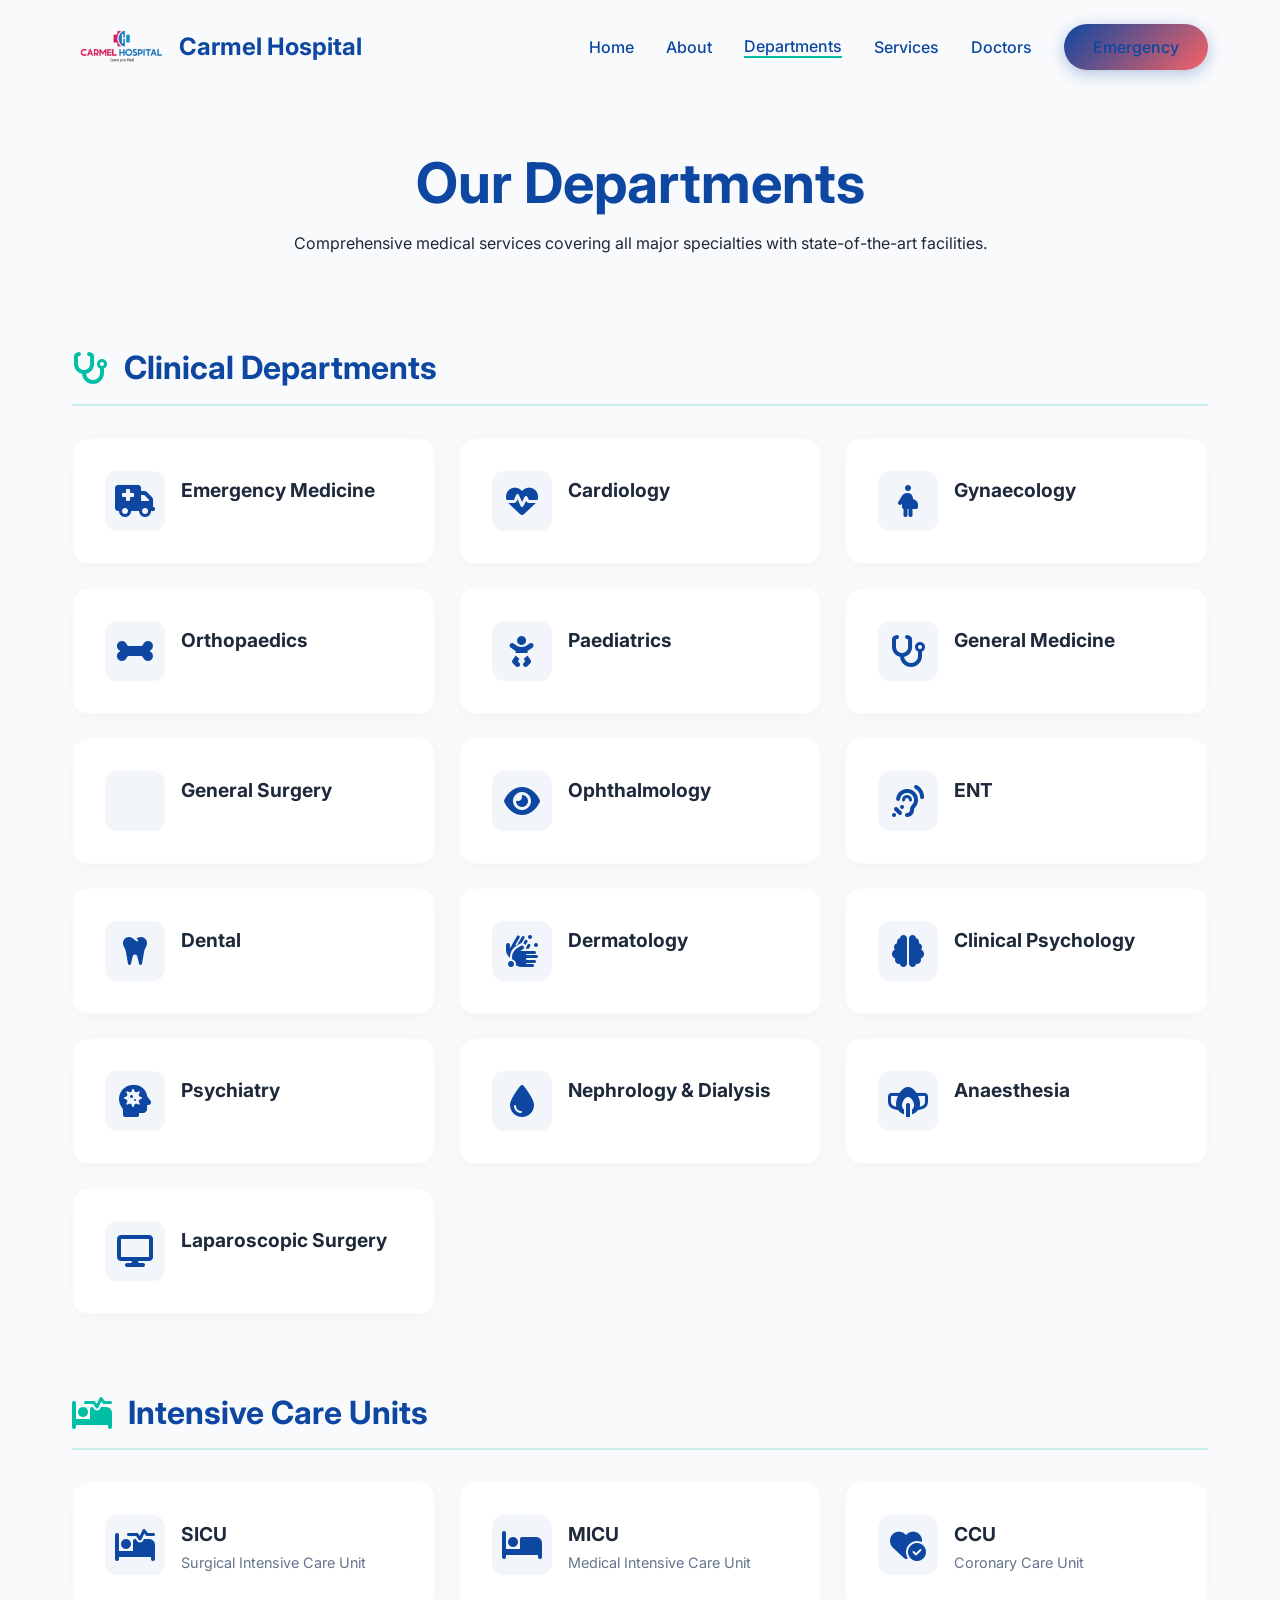
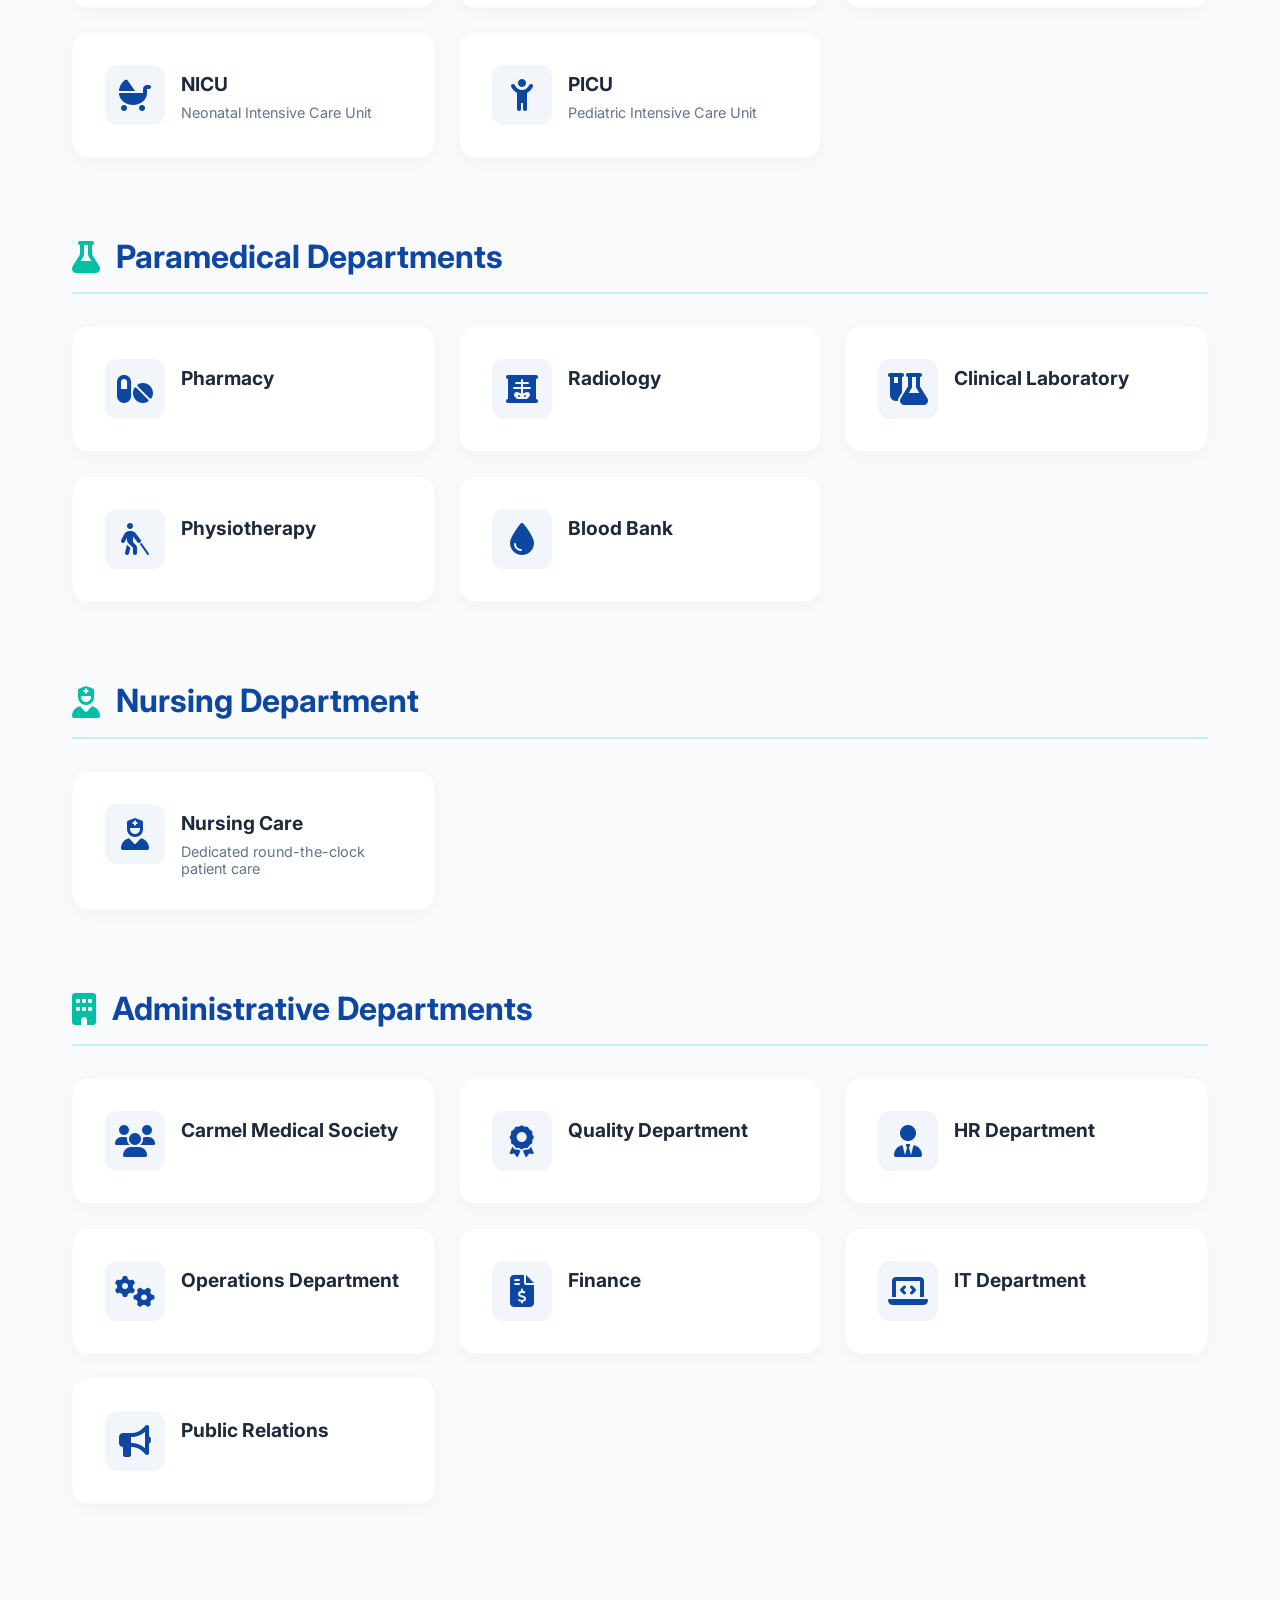
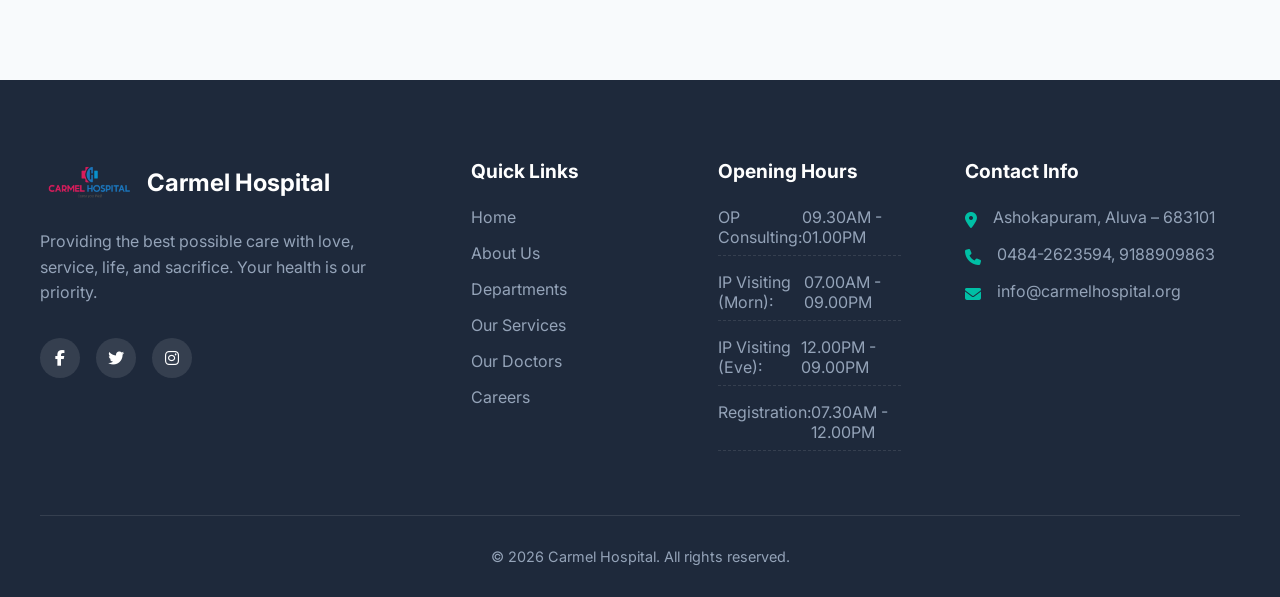
<file: department.html>
<!DOCTYPE html>
<html lang="en">
<head>
    <meta charset="UTF-8">
    <meta name="viewport" content="width=device-width, initial-scale=1.0">
    <title>Departments | Carmel Hospital</title>
    <link rel="stylesheet" href="style.css?v=1.1">
    <link href="https://fonts.googleapis.com/css2?family=Inter:wght@300;400;500;600;700&display=swap" rel="stylesheet">
    <link rel="stylesheet" href="https://cdnjs.cloudflare.com/ajax/libs/font-awesome/6.4.0/css/all.min.css">
</head>
<body>

    <!-- Global Loader -->
    <div id="global-loader" class="global-loader">
        <div class="loader-content">
            <img src="assets/landing/main_logo-1-scaled.png" alt="Carmel Hospital Logo">
        </div>
    </div>
    <script>
        window.addEventListener('load', () => {
            setTimeout(() => {
                const loader = document.getElementById('global-loader');
                if (loader) {
                    loader.style.opacity = '0';
                    setTimeout(() => loader.style.display = 'none', 500);
                }
            }, 500);
        });
    </script>

    <!-- Liquid Glass Navbar -->
    <nav class="navbar" id="navbar">
        <div class="nav-container">
            <a href="index.html" class="logo">
                <img src="assets/landing/main_logo-1-scaled.png" alt="Carmel Hospital" class="nav-logo-img"> Carmel Hospital
            </a>
            <div class="nav-links">
                <a href="index.html#home">Home</a>
                <a href="about.html">About</a>
                <a href="#" style="border-bottom: 2px solid var(--secondary-color);">Departments</a>
                <a href="services.html">Services</a>
                <a href="doctor.html">Doctors</a>
                <a href="index.html#emergency" class="btn-primary btn-nav">Emergency</a>
            </div>
            <div class="hamburger">
                <i class="fa-solid fa-bars"></i>
            </div>
        </div>
    </nav>

    <!-- Mobile Menu -->
    <div class="mobile-menu" id="mobile-menu">
        <a href="index.html#home">Home</a>
        <a href="about.html">About</a>
        <a href="#">Departments</a>
        <a href="services.html">Services</a>
        <a href="doctor.html">Doctors</a>
        <a href="index.html#emergency" class="btn-primary">Emergency</a>
    </div>

    <!-- Page Header -->
    <header class="page-header">
        <h1>Our Departments</h1>
        <p>Comprehensive medical services covering all major specialties with state-of-the-art facilities.</p>
    </header>

    <!-- Departments Content -->
    <section class="dept-container">
        
        <!-- Clinical Departments -->
        <div class="dept-category fade-up">
            <h2 id="clinical" class="dept-category-title"><i class="fa-solid fa-stethoscope"></i> Clinical Departments</h2>
            <div class="dept-grid">
                <div class="dept-card" onclick="window.location.href='department-profile.html?id=emergency-medicine'" style="cursor: pointer;">
                    <div class="dept-icon"><i class="fa-solid fa-truck-medical"></i></div>
                    <div class="dept-info"><h3>Emergency Medicine</h3></div>
                </div>
                <div class="dept-card" onclick="window.location.href='department-profile.html?id=cardiology'" style="cursor: pointer;">
                    <div class="dept-icon"><i class="fa-solid fa-heart-pulse"></i></div>
                    <div class="dept-info"><h3>Cardiology</h3></div>
                </div>
                <div class="dept-card" onclick="window.location.href='department-profile.html?id=gynaecology'" style="cursor: pointer;">
                    <div class="dept-icon"><i class="fa-solid fa-person-pregnant"></i></div>
                    <div class="dept-info"><h3>Gynaecology</h3></div>
                </div>
                <div class="dept-card" onclick="window.location.href='department-profile.html?id=orthopaedics'" style="cursor: pointer;">
                    <div class="dept-icon"><i class="fa-solid fa-bone"></i></div>
                    <div class="dept-info"><h3>Orthopaedics</h3></div>
                </div>
                <div class="dept-card" onclick="window.location.href='department-profile.html?id=paediatrics'" style="cursor: pointer;">
                    <div class="dept-icon"><i class="fa-solid fa-baby"></i></div>
                    <div class="dept-info"><h3>Paediatrics</h3></div>
                </div>
                <div class="dept-card" onclick="window.location.href='department-profile.html?id=general-medicine'" style="cursor: pointer;">
                    <div class="dept-icon"><i class="fa-solid fa-stethoscope"></i></div>
                    <div class="dept-info"><h3>General Medicine</h3></div>
                </div>
                <div class="dept-card" onclick="window.location.href='department-profile.html?id=general-surgery'" style="cursor: pointer;">
                    <div class="dept-icon"><i class="fa-solid fa-scalpel"></i></div>
                    <div class="dept-info"><h3>General Surgery</h3></div>
                </div>
                <div class="dept-card" onclick="window.location.href='department-profile.html?id=ophthalmology'" style="cursor: pointer;">
                    <div class="dept-icon"><i class="fa-solid fa-eye"></i></div>
                    <div class="dept-info"><h3>Ophthalmology</h3></div>
                </div>
                <div class="dept-card" onclick="window.location.href='department-profile.html?id=ent'" style="cursor: pointer;">
                    <div class="dept-icon"><i class="fa-solid fa-ear-listen"></i></div>
                    <div class="dept-info"><h3>ENT</h3></div>
                </div>
                <div class="dept-card" onclick="window.location.href='department-profile.html?id=dental'" style="cursor: pointer;">
                    <div class="dept-icon"><i class="fa-solid fa-tooth"></i></div>
                    <div class="dept-info"><h3>Dental</h3></div>
                </div>
                <div class="dept-card" onclick="window.location.href='department-profile.html?id=dermatology'" style="cursor: pointer;">
                    <div class="dept-icon"><i class="fa-solid fa-hands-bubbles"></i></div>
                    <div class="dept-info"><h3>Dermatology</h3></div>
                </div>
                <div class="dept-card" onclick="window.location.href='department-profile.html?id=clinical-psychology'" style="cursor: pointer;">
                    <div class="dept-icon"><i class="fa-solid fa-brain"></i></div>
                    <div class="dept-info"><h3>Clinical Psychology</h3></div>
                </div>
                <div class="dept-card" onclick="window.location.href='department-profile.html?id=psychiatry'" style="cursor: pointer;">
                    <div class="dept-icon"><i class="fa-solid fa-head-side-virus"></i></div>
                    <div class="dept-info"><h3>Psychiatry</h3></div>
                </div>
                <div class="dept-card" onclick="window.location.href='department-profile.html?id=nephrology-dialysis'" style="cursor: pointer;">
                    <div class="dept-icon"><i class="fa-solid fa-droplet"></i></div>
                    <div class="dept-info"><h3>Nephrology & Dialysis</h3></div>
                </div>
                <div class="dept-card" onclick="window.location.href='department-profile.html?id=anaesthesia'" style="cursor: pointer;">
                    <div class="dept-icon"><i class="fa-solid fa-mask-ventilator"></i></div>
                    <div class="dept-info"><h3>Anaesthesia</h3></div>
                </div>
                <div class="dept-card" onclick="window.location.href='department-profile.html?id=laparoscopic-surgery'" style="cursor: pointer;">
                    <div class="dept-icon"><i class="fa-solid fa-display"></i></div>
                    <div class="dept-info"><h3>Laparoscopic Surgery</h3></div>
                </div>
            </div>
        </div>

        <!-- Intensive Care Units -->
        <div class="dept-category fade-up">
            <h2 id="icu" class="dept-category-title"><i class="fa-solid fa-bed-pulse"></i> Intensive Care Units</h2>
            <div class="dept-grid">
                <div class="dept-card" onclick="window.location.href='department-profile.html?id=sicu'" style="cursor: pointer;">
                    <div class="dept-icon"><i class="fa-solid fa-bed-pulse"></i></div>
                    <div class="dept-info"><h3>SICU</h3><p>Surgical Intensive Care Unit</p></div>
                </div>
                <div class="dept-card" onclick="window.location.href='department-profile.html?id=micu'" style="cursor: pointer;">
                    <div class="dept-icon"><i class="fa-solid fa-bed"></i></div>
                    <div class="dept-info"><h3>MICU</h3><p>Medical Intensive Care Unit</p></div>
                </div>
                <div class="dept-card" onclick="window.location.href='department-profile.html?id=ccu'" style="cursor: pointer;">
                    <div class="dept-icon"><i class="fa-solid fa-heart-circle-check"></i></div>
                    <div class="dept-info"><h3>CCU</h3><p>Coronary Care Unit</p></div>
                </div>
                <div class="dept-card" onclick="window.location.href='department-profile.html?id=nicu'" style="cursor: pointer;">
                    <div class="dept-icon"><i class="fa-solid fa-baby-carriage"></i></div>
                    <div class="dept-info"><h3>NICU</h3><p>Neonatal Intensive Care Unit</p></div>
                </div>
                <div class="dept-card" onclick="window.location.href='department-profile.html?id=picu'" style="cursor: pointer;">
                    <div class="dept-icon"><i class="fa-solid fa-child-reaching"></i></div>
                    <div class="dept-info"><h3>PICU</h3><p>Pediatric Intensive Care Unit</p></div>
                </div>
            </div>
        </div>

        <!-- Paramedical Departments -->
        <div class="dept-category fade-up">
            <h2 id="paramedical" class="dept-category-title"><i class="fa-solid fa-flask"></i> Paramedical Departments</h2>
            <div class="dept-grid">
                <div class="dept-card" onclick="window.location.href='department-profile.html?id=pharmacy'" style="cursor: pointer;">
                    <div class="dept-icon"><i class="fa-solid fa-pills"></i></div>
                    <div class="dept-info"><h3>Pharmacy</h3></div>
                </div>
                <div class="dept-card" onclick="window.location.href='department-profile.html?id=radiology'" style="cursor: pointer;">
                    <div class="dept-icon"><i class="fa-solid fa-x-ray"></i></div>
                    <div class="dept-info"><h3>Radiology</h3></div>
                </div>
                <div class="dept-card" onclick="window.location.href='department-profile.html?id=clinical-laboratory'" style="cursor: pointer;">
                    <div class="dept-icon"><i class="fa-solid fa-flask-vial"></i></div>
                    <div class="dept-info"><h3>Clinical Laboratory</h3></div>
                </div>
                <div class="dept-card" onclick="window.location.href='department-profile.html?id=physiotherapy'" style="cursor: pointer;">
                    <div class="dept-icon"><i class="fa-solid fa-person-walking-with-cane"></i></div>
                    <div class="dept-info"><h3>Physiotherapy</h3></div>
                </div>
                <div class="dept-card" onclick="window.location.href='department-profile.html?id=blood-bank'" style="cursor: pointer;">
                    <div class="dept-icon"><i class="fa-solid fa-droplet"></i></div>
                    <div class="dept-info"><h3>Blood Bank</h3></div>
                </div>
            </div>
        </div>

        <!-- Nursing Department -->
        <div class="dept-category fade-up">
            <h2 id="nursing" class="dept-category-title"><i class="fa-solid fa-user-nurse"></i> Nursing Department</h2>
            <div class="dept-grid">
                <div class="dept-card" onclick="window.location.href='department-profile.html?id=nursing-care'" style="cursor: pointer;">
                    <div class="dept-icon"><i class="fa-solid fa-user-nurse"></i></div>
                    <div class="dept-info"><h3>Nursing Care</h3><p>Dedicated round-the-clock patient care</p></div>
                </div>
            </div>
        </div>

        <!-- Administrative Departments -->
        <div class="dept-category fade-up">
            <h2 id="administrative" class="dept-category-title"><i class="fa-solid fa-building"></i> Administrative Departments</h2>
            <div class="dept-grid">
                <div class="dept-card" onclick="window.location.href='department-profile.html?id=carmel-medical-society'" style="cursor: pointer;">
                    <div class="dept-icon"><i class="fa-solid fa-users"></i></div>
                    <div class="dept-info"><h3>Carmel Medical Society</h3></div>
                </div>
                <div class="dept-card" onclick="window.location.href='department-profile.html?id=quality-department'" style="cursor: pointer;">
                    <div class="dept-icon"><i class="fa-solid fa-award"></i></div>
                    <div class="dept-info"><h3>Quality Department</h3></div>
                </div>
                <div class="dept-card" onclick="window.location.href='department-profile.html?id=hr-department'" style="cursor: pointer;">
                    <div class="dept-icon"><i class="fa-solid fa-user-tie"></i></div>
                    <div class="dept-info"><h3>HR Department</h3></div>
                </div>
                <div class="dept-card" onclick="window.location.href='department-profile.html?id=operations-department'" style="cursor: pointer;">
                    <div class="dept-icon"><i class="fa-solid fa-cogs"></i></div>
                    <div class="dept-info"><h3>Operations Department</h3></div>
                </div>
                <div class="dept-card" onclick="window.location.href='department-profile.html?id=finance'" style="cursor: pointer;">
                    <div class="dept-icon"><i class="fa-solid fa-file-invoice-dollar"></i></div>
                    <div class="dept-info"><h3>Finance</h3></div>
                </div>
                <div class="dept-card" onclick="window.location.href='department-profile.html?id=it-department'" style="cursor: pointer;">
                    <div class="dept-icon"><i class="fa-solid fa-laptop-code"></i></div>
                    <div class="dept-info"><h3>IT Department</h3></div>
                </div>
                <div class="dept-card" onclick="window.location.href='department-profile.html?id=public-relations'" style="cursor: pointer;">
                    <div class="dept-icon"><i class="fa-solid fa-bullhorn"></i></div>
                    <div class="dept-info"><h3>Public Relations</h3></div>
                </div>
            </div>
        </div>

    </section>

    <!-- Footer -->
    <footer id="contact" class="footer">
        <div class="footer-container">
            <div class="footer-col">
                <a href="index.html" class="logo footer-logo">
                    <img src="assets/landing/main_logo-1-scaled.png" alt="Carmel Hospital" class="nav-logo-img"> Carmel Hospital
                </a>
                <p>Providing the best possible care with love, service, life, and sacrifice. Your health is our priority.</p>
                <div class="social-links">
                    <a href="#"><i class="fa-brands fa-facebook-f"></i></a>
                    <a href="#"><i class="fa-brands fa-twitter"></i></a>
                    <a href="#"><i class="fa-brands fa-instagram"></i></a>
                </div>
            </div>
            
            <div class="footer-col">
                <h3>Quick Links</h3>
                <ul>
                    <li><a href="index.html#home">Home</a></li>
                    <li><a href="about.html">About Us</a></li>
                    <li><a href="#">Departments</a></li>
                    <li><a href="services.html">Our Services</a></li>
                    <li><a href="doctor.html">Our Doctors</a></li>
                    <li><a href="#">Careers</a></li>
                </ul>
            </div>
            
            <div class="footer-col">
                <h3>Opening Hours</h3>
                <ul class="hours-list">
                    <li>OP Consulting: <span>09.30AM - 01.00PM</span></li>
                    <li>IP Visiting (Morn): <span>07.00AM - 09.00PM</span></li>
                    <li>IP Visiting (Eve): <span>12.00PM - 09.00PM</span></li>
                    <li>Registration: <span>07.30AM - 12.00PM</span></li>
                </ul>
            </div>
            
            <div class="footer-col">
                <h3>Contact Info</h3>
                <ul class="contact-info">
                    <li><i class="fa-solid fa-location-dot"></i> Ashokapuram, Aluva – 683101</li>
                    <li><i class="fa-solid fa-phone"></i> 0484-2623594, 9188909863</li>
                    <li><i class="fa-solid fa-envelope"></i> info@carmelhospital.org</li>
                </ul>
            </div>
        </div>
        
        <div class="footer-bottom">
            <p>&copy; 2026 Carmel Hospital. All rights reserved.</p>
        </div>
    </footer>

    <script src="script.js"></script>
</body>
</html>
</file>
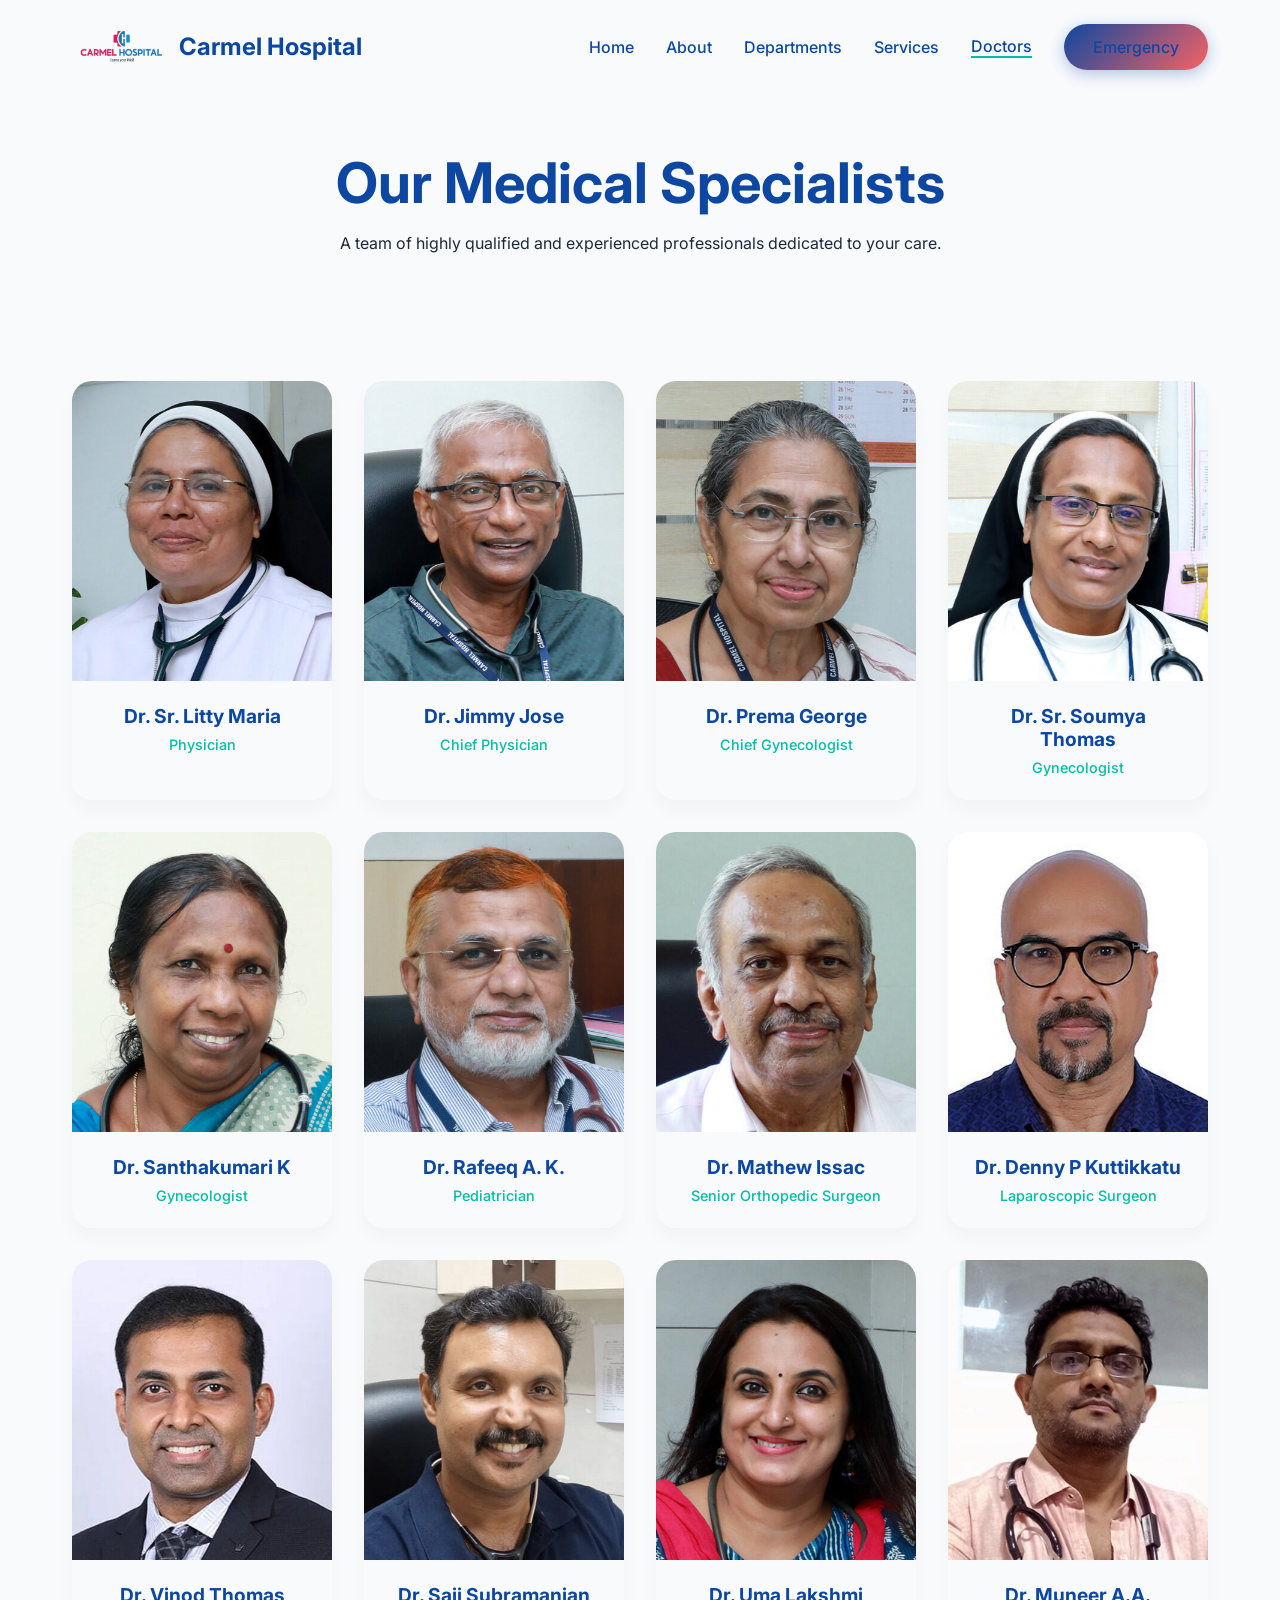
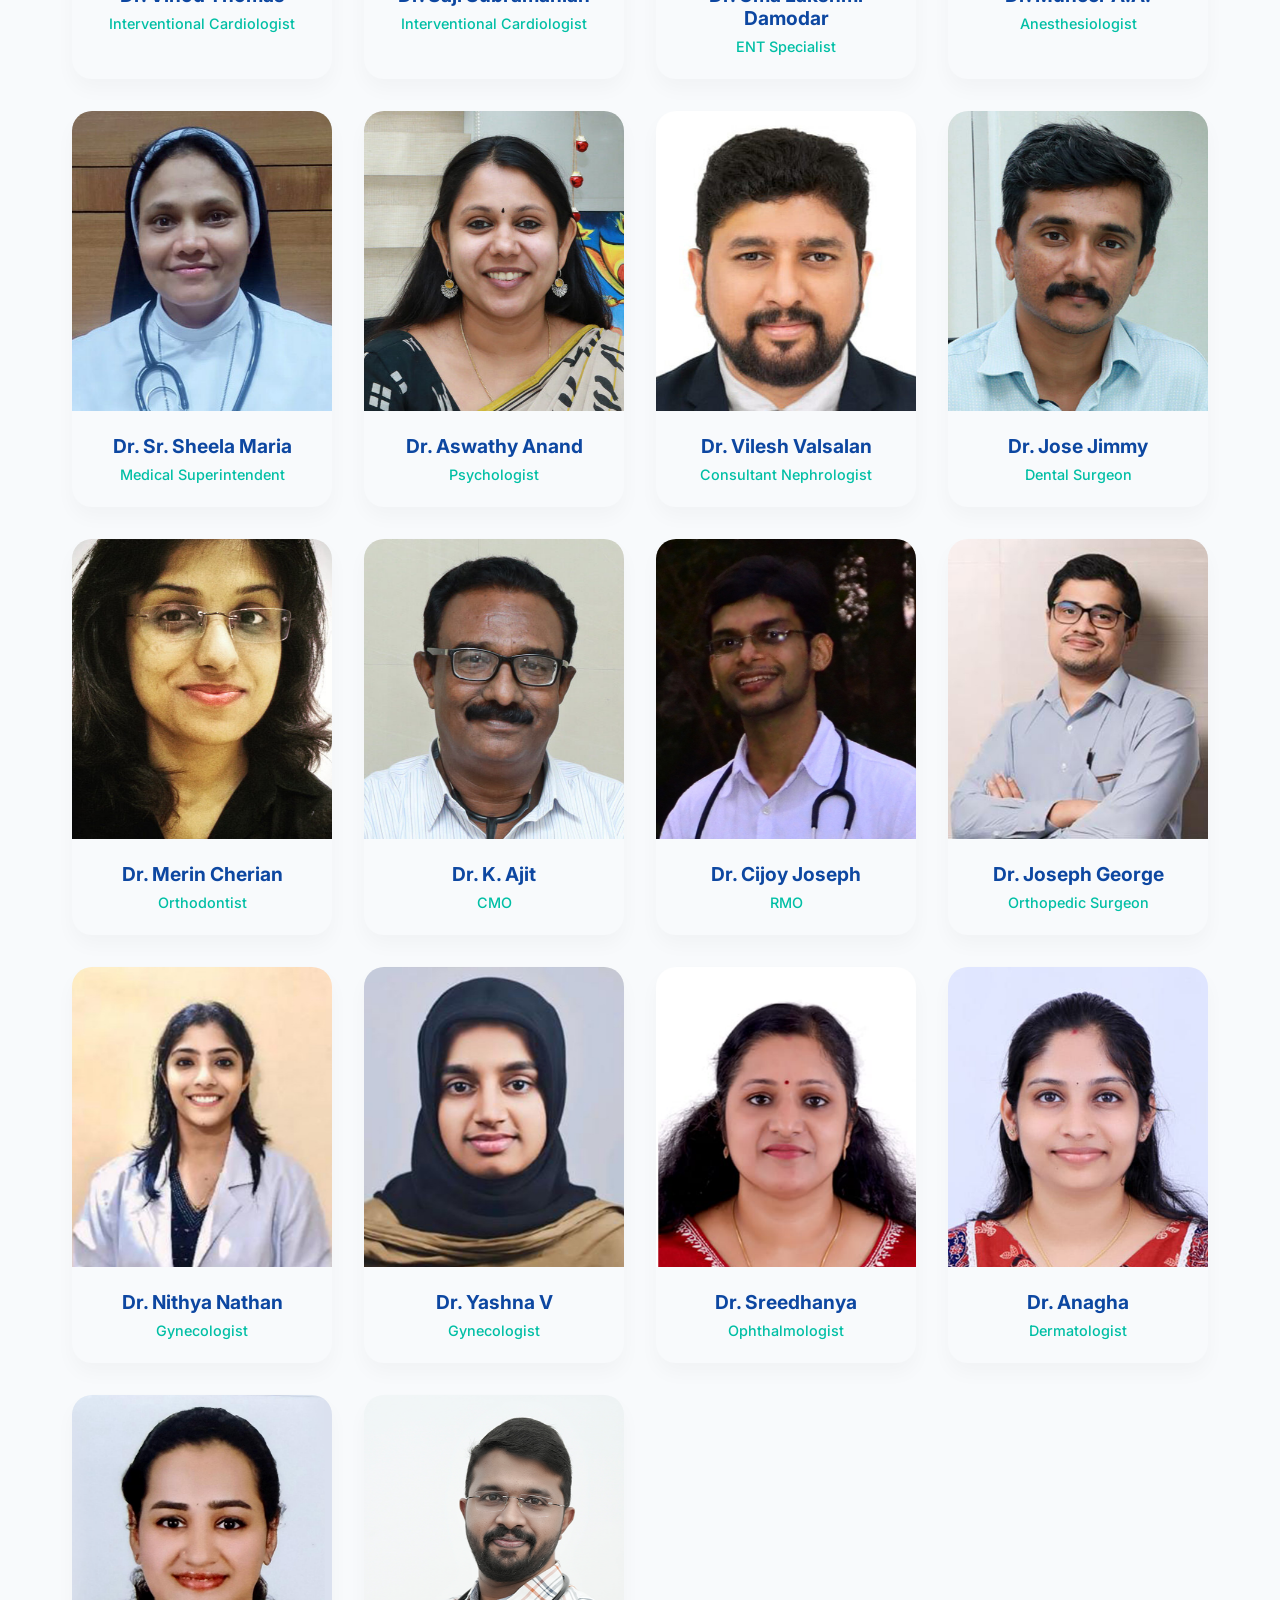
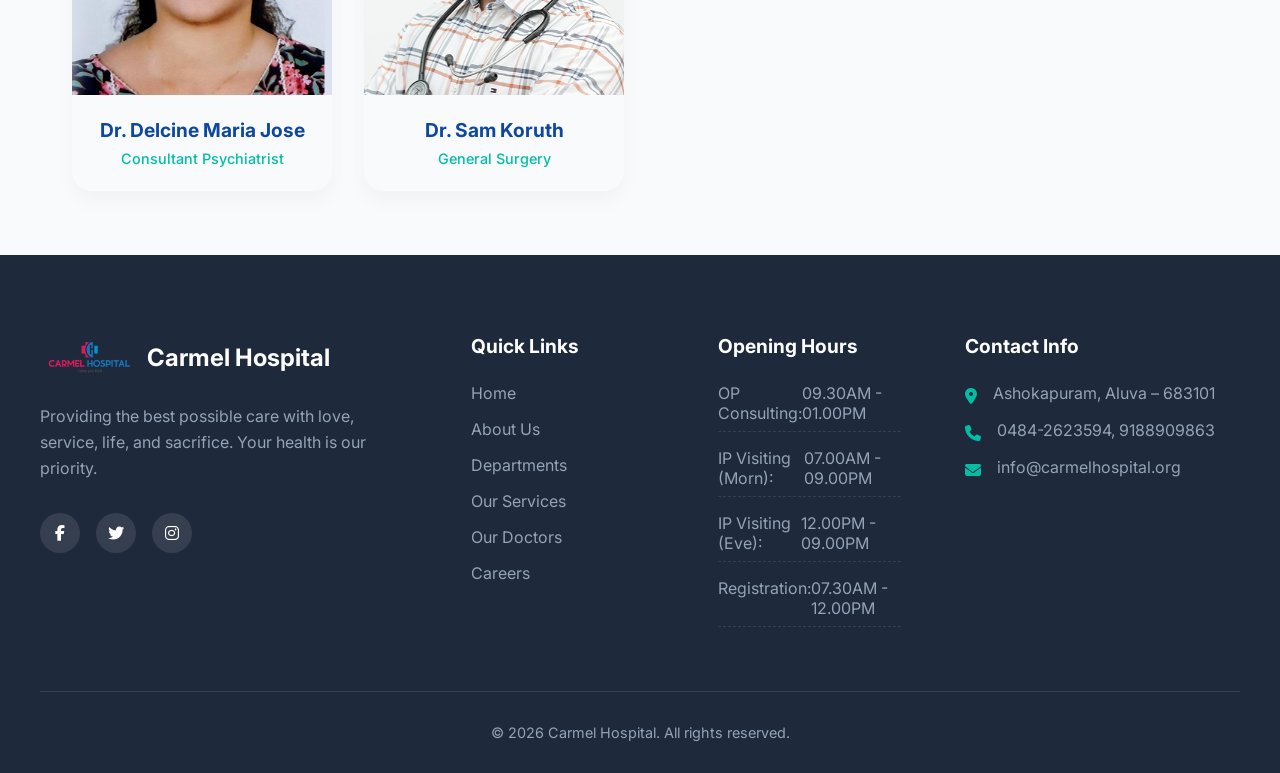
<file: doctor.html>
<!DOCTYPE html>
<html lang="en">

<head>
    <meta charset="UTF-8">
    <meta name="viewport" content="width=device-width, initial-scale=1.0">
    <title>Our Doctors | Carmel Hospital</title>
    <link rel="stylesheet" href="style.css?v=1.1">
    <link href="https://fonts.googleapis.com/css2?family=Inter:wght@300;400;500;600;700&display=swap" rel="stylesheet">
    <link rel="stylesheet" href="https://cdnjs.cloudflare.com/ajax/libs/font-awesome/6.4.0/css/all.min.css">
</head>

<body>

    <!-- Global Loader -->
    <div id="global-loader" class="global-loader">
        <div class="loader-content">
            <img src="assets/landing/main_logo-1-scaled.png" alt="Carmel Hospital Logo">
        </div>
    </div>
    <script>
        window.addEventListener('load', () => {
            setTimeout(() => {
                const loader = document.getElementById('global-loader');
                if (loader) {
                    loader.style.opacity = '0';
                    setTimeout(() => loader.style.display = 'none', 500);
                }
            }, 500);
        });
    </script>

    <!-- Liquid Glass Navbar -->
    <nav class="navbar" id="navbar">
        <div class="nav-container">
            <a href="index.html" class="logo">
                <img src="assets/landing/main_logo-1-scaled.png" alt="Carmel Hospital" class="nav-logo-img"> Carmel Hospital
            </a>
            <div class="nav-links">
                <a href="index.html#home">Home</a>
                <a href="about.html">About</a>
                <a href="index.html#departments">Departments</a>
                <a href="services.html">Services</a>
                <a href="#" style="border-bottom: 2px solid var(--secondary-color);">Doctors</a>
                <a href="index.html#emergency" class="btn-primary btn-nav">Emergency</a>
            </div>
            <div class="hamburger">
                <i class="fa-solid fa-bars"></i>
            </div>
        </div>
    </nav>

    <!-- Mobile Menu -->
    <div class="mobile-menu" id="mobile-menu">
        <a href="index.html#home">Home</a>
        <a href="about.html">About</a>
        <a href="index.html#departments">Departments</a>
        <a href="services.html">Services</a>
        <a href="#">Doctors</a>
        <a href="index.html#emergency" class="btn-primary">Emergency</a>
    </div>

    <!-- Page Header -->
    <header class="page-header">
        <h1>Our Medical Specialists</h1>
        <p>A team of highly qualified and experienced professionals dedicated to your care.</p>
    </header>

    <!-- Doctors Grid -->
    <section class="doctors-grid">
        <!-- Dr. Sr. Litty Maria -->
        <div class="doctor-card" onclick="window.location.href='profile.html?id=dr-sr-litty-maria'"
            style="cursor: pointer;">
            <div class="doc-img-wrapper">
                <img src="assets/doctors/Dr.Sr_.Litty-Maria.jpg" alt="Dr. Sr. Litty Maria" loading="lazy">
            </div>
            <div class="doc-info">
                <h3>Dr. Sr. Litty Maria</h3>
                <p>Physician</p>
            </div>
        </div>

        <!-- Dr. Jimmy Jose -->
        <div class="doctor-card" onclick="window.location.href='profile.html?id=dr-jimmy-jose'"
            style="cursor: pointer;">
            <div class="doc-img-wrapper">
                <img src="assets/doctors/Dr.Jimmy-Jose.jpg" alt="Dr. Jimmy Jose" loading="lazy">
            </div>
            <div class="doc-info">
                <h3>Dr. Jimmy Jose</h3>
                <p>Chief Physician</p>
            </div>
        </div>

        <!-- Dr. Prema George -->
        <div class="doctor-card" onclick="window.location.href='profile.html?id=dr-prema-george'"
            style="cursor: pointer;">
            <div class="doc-img-wrapper">
                <img src="assets/doctors/Dr.Prema-George.jpg" alt="Dr. Prema George" loading="lazy">
            </div>
            <div class="doc-info">
                <h3>Dr. Prema George</h3>
                <p>Chief Gynecologist</p>
            </div>
        </div>

        <!-- Dr. Sr. Soumya Thomas -->
        <div class="doctor-card" onclick="window.location.href='profile.html?id=dr-sr-soumya-thomas'"
            style="cursor: pointer;">
            <div class="doc-img-wrapper">
                <img src="assets/doctors/Dr.Sr_.Soumya-Thomas.jpg" alt="Dr. Sr. Soumya Thomas" loading="lazy">
            </div>
            <div class="doc-info">
                <h3>Dr. Sr. Soumya Thomas</h3>
                <p>Gynecologist</p>
            </div>
        </div>

        <!-- Dr. Santhakumari K -->
        <div class="doctor-card" onclick="window.location.href='profile.html?id=dr-santhakumari-k'"
            style="cursor: pointer;">
            <div class="doc-img-wrapper">
                <img src="assets/doctors/Dr.Santhakumari-K.jpg" alt="Dr. Santhakumari K" loading="lazy">
            </div>
            <div class="doc-info">
                <h3>Dr. Santhakumari K</h3>
                <p>Gynecologist</p>
            </div>
        </div>

        <!-- Dr. Rafeeq A. K. -->
        <div class="doctor-card" onclick="window.location.href='profile.html?id=dr-rafeeq-a-k'"
            style="cursor: pointer;">
            <div class="doc-img-wrapper">
                <img src="assets/doctors/Dr.Rafeeq-A-K.jpg" alt="Dr. Rafeeq A. K." loading="lazy">
            </div>
            <div class="doc-info">
                <h3>Dr. Rafeeq A. K.</h3>
                <p>Pediatrician</p>
            </div>
        </div>

        <!-- Dr. Mathew Issac -->
        <div class="doctor-card" onclick="window.location.href='profile.html?id=dr-mathew-issac'"
            style="cursor: pointer;">
            <div class="doc-img-wrapper">
                <img src="assets/doctors/Dr.Mathew-Issac.jpg" alt="Dr. Mathew Issac" loading="lazy">
            </div>
            <div class="doc-info">
                <h3>Dr. Mathew Issac</h3>
                <p>Senior Orthopedic Surgeon</p>
            </div>
        </div>

        <!-- Dr. Denny P Kuttikkatu -->
        <div class="doctor-card" onclick="window.location.href='profile.html?id=dr-denny-p-kuttikkatu'"
            style="cursor: pointer;">
            <div class="doc-img-wrapper">
                <img src="assets/doctors/DR.DENNY.jpg" alt="Dr. Denny P Kuttikkatu" loading="lazy">
            </div>
            <div class="doc-info">
                <h3>Dr. Denny P Kuttikkatu</h3>
                <p>Laparoscopic Surgeon</p>
            </div>
        </div>

        <!-- Dr. Vinod Thomas -->
        <div class="doctor-card" onclick="window.location.href='profile.html?id=dr-vinod-thomas'"
            style="cursor: pointer;">
            <div class="doc-img-wrapper">
                <img src="assets/doctors/Dr.Vinod-Thomas.jpg" alt="Dr. Vinod Thomas" loading="lazy">
            </div>
            <div class="doc-info">
                <h3>Dr. Vinod Thomas</h3>
                <p>Interventional Cardiologist</p>
            </div>
        </div>

        <!-- Dr. Saji Subramanian -->
        <div class="doctor-card" onclick="window.location.href='profile.html?id=dr-saji-subramanian'"
            style="cursor: pointer;">
            <div class="doc-img-wrapper">
                <img src="assets/doctors/Dr.Saji-Subramanian.jpg" alt="Dr. Saji Subramanian" loading="lazy">
            </div>
            <div class="doc-info">
                <h3>Dr. Saji Subramanian</h3>
                <p>Interventional Cardiologist</p>
            </div>
        </div>

        <!-- Dr. Uma Lakshmi Damodar -->
        <div class="doctor-card" onclick="window.location.href='profile.html?id=dr-uma-lakshmi-damodar'"
            style="cursor: pointer;">
            <div class="doc-img-wrapper">
                <img src="assets/doctors/Dr.Uma-Lakshmi-Damodar.jpg" alt="Dr. Uma Lakshmi Damodar" loading="lazy">
            </div>
            <div class="doc-info">
                <h3>Dr. Uma Lakshmi Damodar</h3>
                <p>ENT Specialist</p>
            </div>
        </div>

        <!-- Dr. Muneer A.A. -->
        <div class="doctor-card" onclick="window.location.href='profile.html?id=dr-muneer-a-a'"
            style="cursor: pointer;">
            <div class="doc-img-wrapper">
                <img src="assets/doctors/Dr.Muneer.jpg" alt="Dr. Muneer A.A." loading="lazy">
            </div>
            <div class="doc-info">
                <h3>Dr. Muneer A.A.</h3>
                <p>Anesthesiologist</p>
            </div>
        </div>

        <!-- Dr. Sr. Sheela Maria -->
        <div class="doctor-card" onclick="window.location.href='profile.html?id=dr-sr-sheela-maria'"
            style="cursor: pointer;">
            <div class="doc-img-wrapper">
                <img src="assets/doctors/Dr.Sr_.Sheela-Maria.jpg" alt="Dr. Sr. Sheela Maria" loading="lazy">
            </div>
            <div class="doc-info">
                <h3>Dr. Sr. Sheela Maria</h3>
                <p>Medical Superintendent</p>
            </div>
        </div>

        <!-- Dr. Aswathy Anand -->
        <div class="doctor-card" onclick="window.location.href='profile.html?id=dr-aswathy-anand'"
            style="cursor: pointer;">
            <div class="doc-img-wrapper">
                <img src="assets/doctors/Dr.Aswathy-Anand.jpg" alt="Dr. Aswathy Anand" loading="lazy">
            </div>
            <div class="doc-info">
                <h3>Dr. Aswathy Anand</h3>
                <p>Psychologist</p>
            </div>
        </div>

        <!-- Dr. Vilesh Valsalan -->
        <div class="doctor-card" onclick="window.location.href='profile.html?id=dr-vilesh-valsalan'"
            style="cursor: pointer;">
            <div class="doc-img-wrapper">
                <img src="assets/doctors/Dr.Vilesh-Valson.jpg" alt="Dr. Vilesh Valsalan" loading="lazy">
            </div>
            <div class="doc-info">
                <h3>Dr. Vilesh Valsalan</h3>
                <p>Consultant Nephrologist</p>
            </div>
        </div>

        <!-- Dr. Jose Jimmy -->
        <div class="doctor-card" onclick="window.location.href='profile.html?id=dr-jose-jimmy'"
            style="cursor: pointer;">
            <div class="doc-img-wrapper">
                <img src="assets/doctors/Dr.Jose-Jimmy.jpg" alt="Dr. Jose Jimmy" loading="lazy">
            </div>
            <div class="doc-info">
                <h3>Dr. Jose Jimmy</h3>
                <p>Dental Surgeon</p>
            </div>
        </div>

        <!-- Dr. Merin Cherian -->
        <div class="doctor-card" onclick="window.location.href='profile.html?id=dr-merin-cherian'"
            style="cursor: pointer;">
            <div class="doc-img-wrapper">
                <img src="assets/doctors/Dr.Merin-Cherian.jpg" alt="Dr. Merin Cherian" loading="lazy">
            </div>
            <div class="doc-info">
                <h3>Dr. Merin Cherian</h3>
                <p>Orthodontist</p>
            </div>
        </div>

        <!-- Dr. K. Ajit -->
        <div class="doctor-card" onclick="window.location.href='profile.html?id=dr-k-ajit'" style="cursor: pointer;">
            <div class="doc-img-wrapper">
                <img src="assets/doctors/Dr.K-Ajit.jpg" alt="Dr. K. Ajit" loading="lazy">
            </div>
            <div class="doc-info">
                <h3>Dr. K. Ajit</h3>
                <p>CMO</p>
            </div>
        </div>

        <!-- Dr. Cijoy Joseph -->
        <div class="doctor-card" onclick="window.location.href='profile.html?id=dr-cijoy-joseph'"
            style="cursor: pointer;">
            <div class="doc-img-wrapper">
                <img src="assets/doctors/Dr.Cijoy-Joseph.jpg" alt="Dr. Cijoy Joseph" loading="lazy">
            </div>
            <div class="doc-info">
                <h3>Dr. Cijoy Joseph</h3>
                <p>RMO</p>
            </div>
        </div>

        <!-- Dr. Joseph George -->
        <div class="doctor-card" onclick="window.location.href='profile.html?id=dr-joseph-george'"
            style="cursor: pointer;">
            <div class="doc-img-wrapper">
                <img src="assets/doctors/Dr.Joseph-George.jpg" alt="Dr. Joseph George" loading="lazy">
            </div>
            <div class="doc-info">
                <h3>Dr. Joseph George</h3>
                <p>Orthopedic Surgeon</p>
            </div>
        </div>

        <!-- Dr. Nithya Nathan -->
        <div class="doctor-card" onclick="window.location.href='profile.html?id=dr-nithya-nathan'"
            style="cursor: pointer;">
            <div class="doc-img-wrapper">
                <img src="assets/doctors/Dr.Nithya-Nathan.jpg" alt="Dr. Nithya Nathan" loading="lazy">
            </div>
            <div class="doc-info">
                <h3>Dr. Nithya Nathan</h3>
                <p>Gynecologist</p>
            </div>
        </div>

        <!-- Dr. Yashna V -->
        <div class="doctor-card" onclick="window.location.href='profile.html?id=dr-yashna-v'" style="cursor: pointer;">
            <div class="doc-img-wrapper">
                <img src="assets/doctors/Dr.Yashna-V.jpg" alt="Dr. Yashna V" loading="lazy">
            </div>
            <div class="doc-info">
                <h3>Dr. Yashna V</h3>
                <p>Gynecologist</p>
            </div>
        </div>

        <!-- Dr. Sreedhanya -->
        <div class="doctor-card" onclick="window.location.href='profile.html?id=dr-sreedhanya'"
            style="cursor: pointer;">
            <div class="doc-img-wrapper">
                <img src="assets/doctors/sree.png" alt="Dr. Sreedhanya" loading="lazy">
            </div>
            <div class="doc-info">
                <h3>Dr. Sreedhanya</h3>
                <p>Ophthalmologist</p>
            </div>
        </div>

        <!-- Dr. Anagha -->
        <div class="doctor-card" onclick="window.location.href='profile.html?id=dr-anagha'" style="cursor: pointer;">
            <div class="doc-img-wrapper">
                <img src="assets/doctors/anagha.png" alt="Dr. Anagha" loading="lazy">
            </div>
            <div class="doc-info">
                <h3>Dr. Anagha</h3>
                <p>Dermatologist</p>
            </div>
        </div>

        <!-- Dr. Delcine Maria Jose -->
        <div class="doctor-card" onclick="window.location.href='profile.html?id=dr-delcine-maria-jose'"
            style="cursor: pointer;">
            <div class="doc-img-wrapper">
                <img src="assets/doctors/delcine.png" alt="Dr. Delcine Maria Jose" loading="lazy">
            </div>
            <div class="doc-info">
                <h3>Dr. Delcine Maria Jose</h3>
                <p>Consultant Psychiatrist</p>
            </div>
        </div>

        <!-- Dr. Sam Koruth -->
        <div class="doctor-card" onclick="window.location.href='profile.html?id=dr-sam-koruth'"
            style="cursor: pointer;">
            <div class="doc-img-wrapper">
                <img src="assets/doctors/sam.png" alt="Dr. Sam Koruth" loading="lazy">
            </div>
            <div class="doc-info">
                <h3>Dr. Sam Koruth</h3>
                <p>General Surgery</p>
            </div>
        </div>
    </section>

    <!-- Footer -->
    <footer id="contact" class="footer">
        <div class="footer-container">
            <div class="footer-col">
                <a href="index.html" class="logo footer-logo">
                    <img src="assets/landing/main_logo-1-scaled.png" alt="Carmel Hospital" class="nav-logo-img"> Carmel Hospital
                </a>
                <p>Providing the best possible care with love, service, life, and sacrifice. Your health is our
                    priority.</p>
                <div class="social-links">
                    <a href="#"><i class="fa-brands fa-facebook-f"></i></a>
                    <a href="#"><i class="fa-brands fa-twitter"></i></a>
                    <a href="#"><i class="fa-brands fa-instagram"></i></a>
                </div>
            </div>

            <div class="footer-col">
                <h3>Quick Links</h3>
                <ul>
                    <li><a href="index.html#home">Home</a></li>
                    <li><a href="about.html">About Us</a></li>
                    <li><a href="index.html#departments">Departments</a></li>
                    <li><a href="services.html">Our Services</a></li>
                    <li><a href="#">Our Doctors</a></li>
                    <li><a href="#">Careers</a></li>
                </ul>
            </div>

            <div class="footer-col">
                <h3>Opening Hours</h3>
                <ul class="hours-list">
                    <li>OP Consulting: <span>09.30AM - 01.00PM</span></li>
                    <li>IP Visiting (Morn): <span>07.00AM - 09.00PM</span></li>
                    <li>IP Visiting (Eve): <span>12.00PM - 09.00PM</span></li>
                    <li>Registration: <span>07.30AM - 12.00PM</span></li>
                </ul>
            </div>

            <div class="footer-col">
                <h3>Contact Info</h3>
                <ul class="contact-info">
                    <li><i class="fa-solid fa-location-dot"></i> Ashokapuram, Aluva – 683101</li>
                    <li><i class="fa-solid fa-phone"></i> 0484-2623594, 9188909863</li>
                    <li><i class="fa-solid fa-envelope"></i> info@carmelhospital.org</li>
                </ul>
            </div>
        </div>

        <div class="footer-bottom">
            <p>&copy; 2026 Carmel Hospital. All rights reserved.</p>
        </div>
    </footer>

    <script src="script.js"></script>
</body>

</html>
</file>
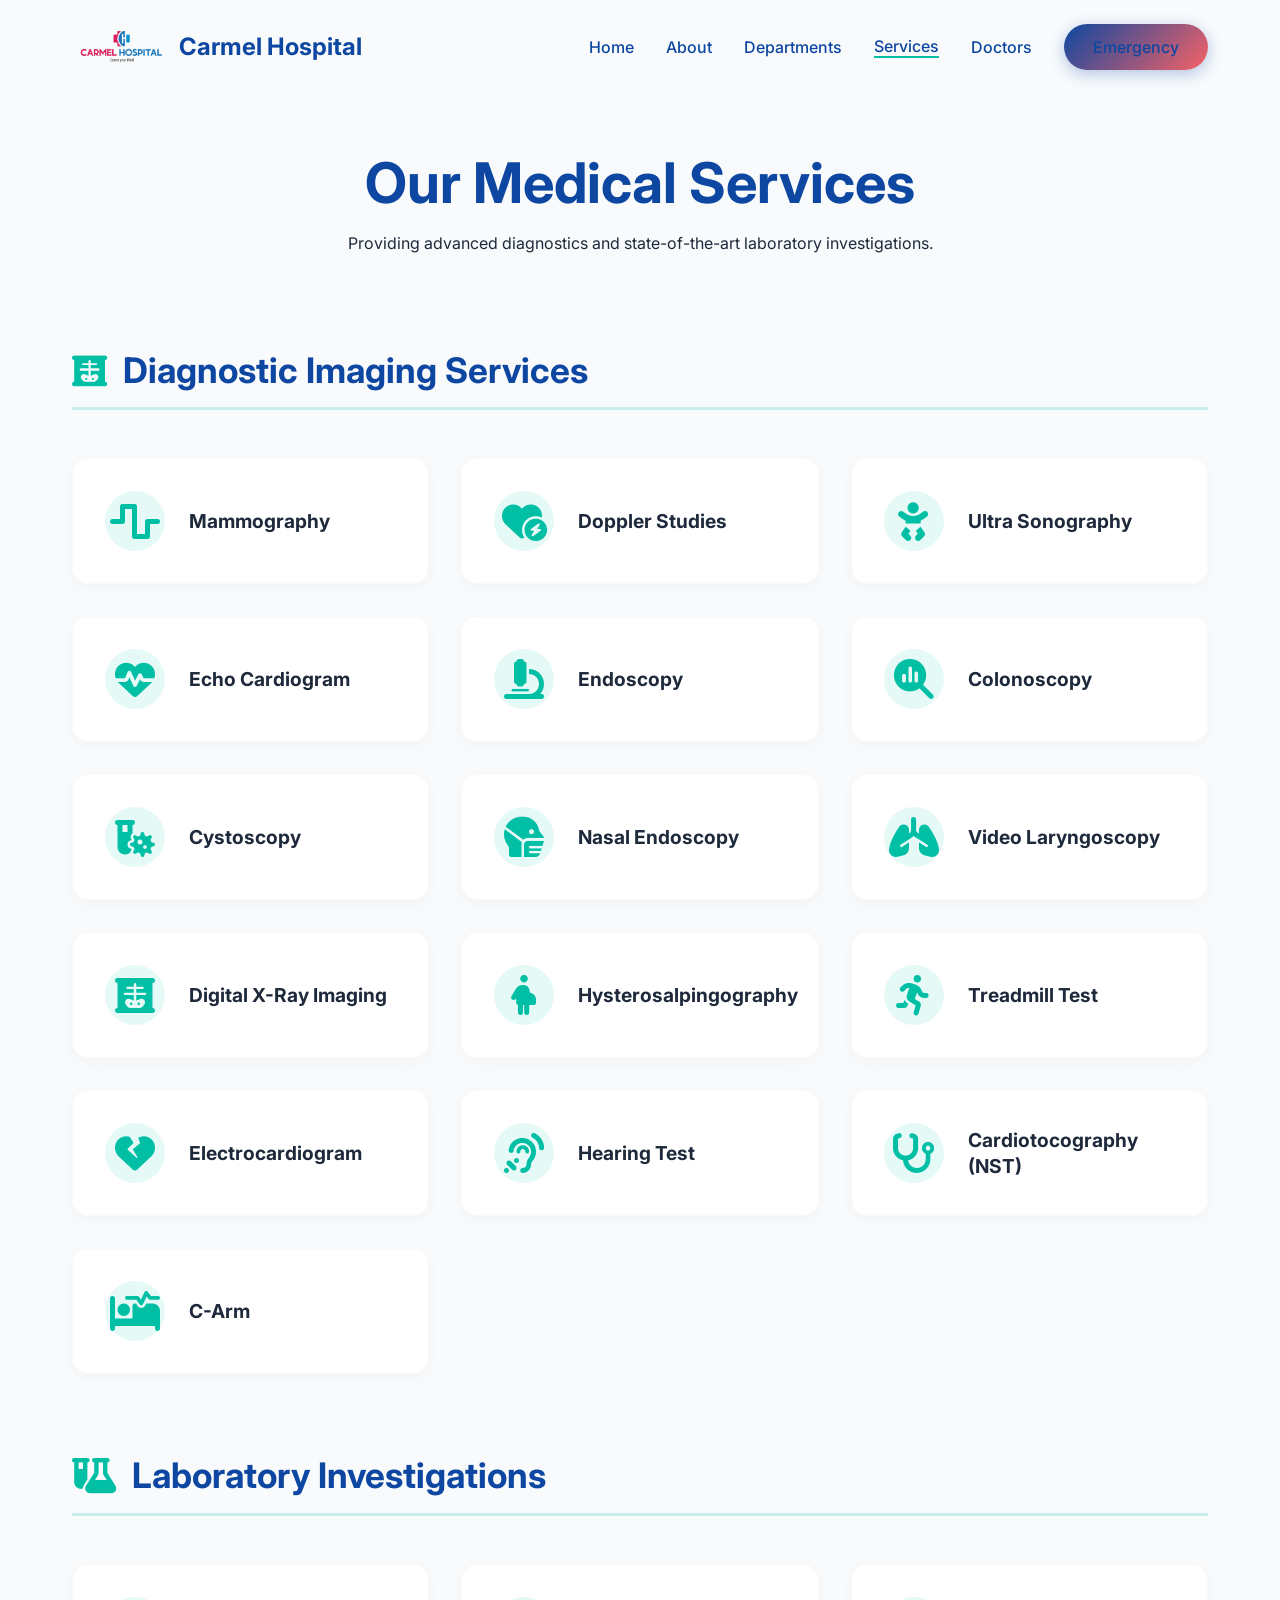
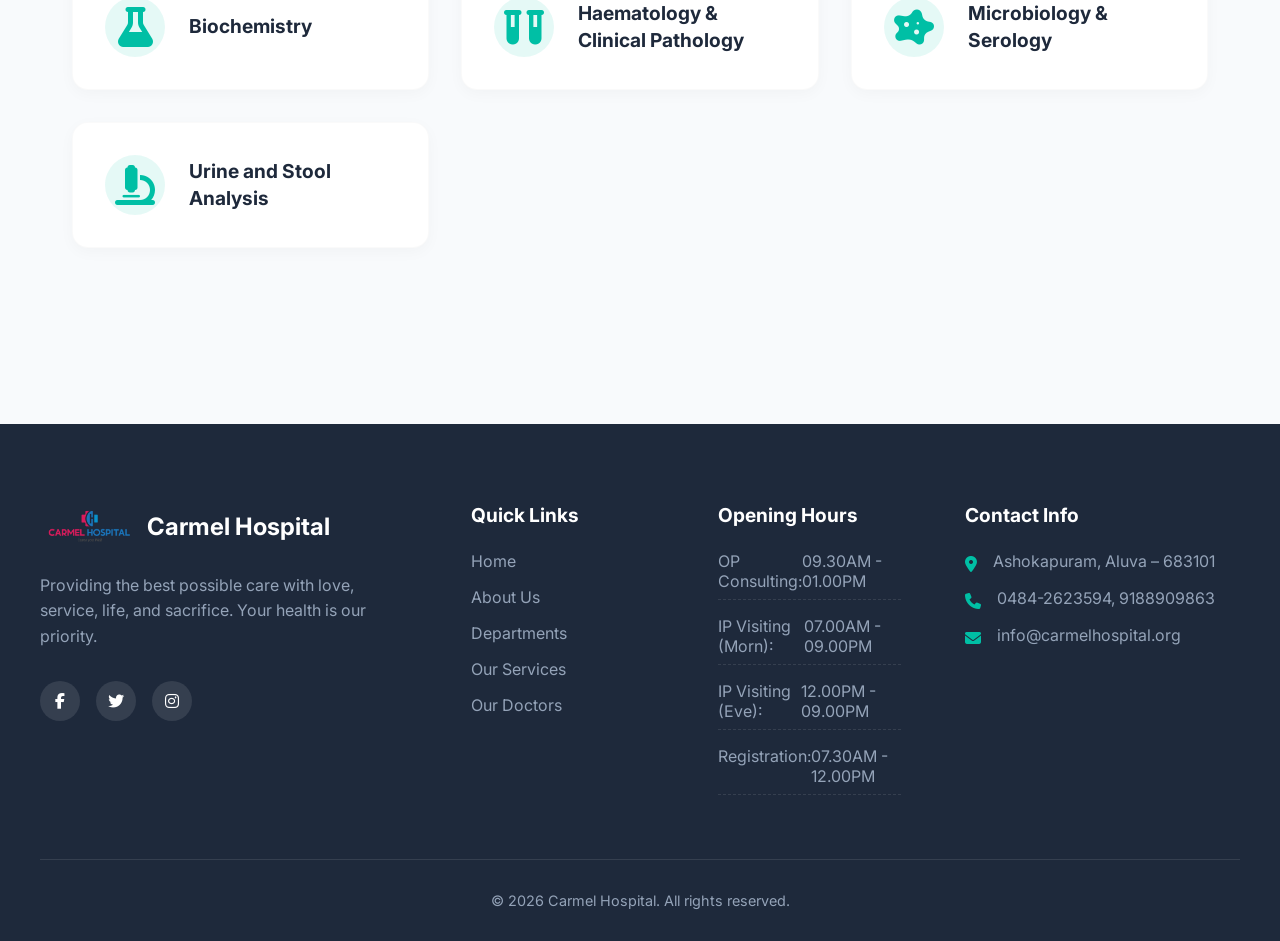
<file: services.html>
<!DOCTYPE html>
<html lang="en">
<head>
    <meta charset="UTF-8">
    <meta name="viewport" content="width=device-width, initial-scale=1.0">
    <title>Services | Carmel Hospital</title>
    <link rel="stylesheet" href="style.css?v=1.3">
    <link href="https://fonts.googleapis.com/css2?family=Inter:wght@300;400;500;600;700&display=swap" rel="stylesheet">
    <link rel="stylesheet" href="https://cdnjs.cloudflare.com/ajax/libs/font-awesome/6.4.0/css/all.min.css">
</head>
<body>

    <!-- Global Loader -->
    <div id="global-loader" class="global-loader">
        <div class="loader-content">
            <img src="assets/landing/main_logo-1-scaled.png" alt="Carmel Hospital Logo">
        </div>
    </div>
    <script>
        window.addEventListener('load', () => {
            setTimeout(() => {
                const loader = document.getElementById('global-loader');
                if (loader) {
                    loader.style.opacity = '0';
                    setTimeout(() => loader.style.display = 'none', 500);
                }
            }, 500);
        });
    </script>

    <!-- Liquid Glass Navbar -->
    <nav class="navbar" id="navbar">
        <div class="nav-container">
            <a href="index.html" class="logo">
                <img src="assets/landing/main_logo-1-scaled.png" alt="Carmel Hospital" class="nav-logo-img"> Carmel Hospital
            </a>
            <div class="nav-links">
                <a href="index.html#home">Home</a>
                <a href="about.html">About</a>
                <a href="department.html">Departments</a>
                <a href="#" style="border-bottom: 2px solid var(--secondary-color);">Services</a>
                <a href="doctor.html">Doctors</a>
                <a href="index.html#emergency" class="btn-primary btn-nav">Emergency</a>
            </div>
            <div class="hamburger">
                <i class="fa-solid fa-bars"></i>
            </div>
        </div>
    </nav>

    <!-- Mobile Menu -->
    <div class="mobile-menu" id="mobile-menu">
        <a href="index.html#home">Home</a>
        <a href="about.html">About</a>
        <a href="department.html">Departments</a>
        <a href="#">Services</a>
        <a href="doctor.html">Doctors</a>
        <a href="index.html#emergency" class="btn-primary">Emergency</a>
    </div>

    <!-- Page Header -->
    <header class="services-header">
        <h1>Our Medical Services</h1>
        <p>Providing advanced diagnostics and state-of-the-art laboratory investigations.</p>
    </header>

    <!-- Services Content -->
    <section class="services-container">
        
        <!-- Diagnostic Imaging Services -->
        <div class="services-category fade-up">
            <h2 class="services-category-title"><i class="fa-solid fa-x-ray"></i> Diagnostic Imaging Services</h2>
            <div class="services-grid">
                <div class="service-card">
                    <div class="service-icon"><i class="fa-solid fa-wave-square"></i></div>
                    <div class="service-info"><h3>Mammography</h3></div>
                </div>
                <div class="service-card">
                    <div class="service-icon"><i class="fa-solid fa-heart-circle-bolt"></i></div>
                    <div class="service-info"><h3>Doppler Studies</h3></div>
                </div>
                <div class="service-card">
                    <div class="service-icon"><i class="fa-solid fa-baby"></i></div>
                    <div class="service-info"><h3>Ultra Sonography</h3></div>
                </div>
                <div class="service-card">
                    <div class="service-icon"><i class="fa-solid fa-heart-pulse"></i></div>
                    <div class="service-info"><h3>Echo Cardiogram</h3></div>
                </div>
                <div class="service-card">
                    <div class="service-icon"><i class="fa-solid fa-microscope"></i></div>
                    <div class="service-info"><h3>Endoscopy</h3></div>
                </div>
                <div class="service-card">
                    <div class="service-icon"><i class="fa-solid fa-magnifying-glass-chart"></i></div>
                    <div class="service-info"><h3>Colonoscopy</h3></div>
                </div>
                <div class="service-card">
                    <div class="service-icon"><i class="fa-solid fa-vial-virus"></i></div>
                    <div class="service-info"><h3>Cystoscopy</h3></div>
                </div>
                <div class="service-card">
                    <div class="service-icon"><i class="fa-solid fa-head-side-mask"></i></div>
                    <div class="service-info"><h3>Nasal Endoscopy</h3></div>
                </div>
                <div class="service-card">
                    <div class="service-icon"><i class="fa-solid fa-lungs"></i></div>
                    <div class="service-info"><h3>Video Laryngoscopy</h3></div>
                </div>
                <div class="service-card">
                    <div class="service-icon"><i class="fa-solid fa-x-ray"></i></div>
                    <div class="service-info"><h3>Digital X-Ray Imaging</h3></div>
                </div>
                <div class="service-card">
                    <div class="service-icon"><i class="fa-solid fa-person-pregnant"></i></div>
                    <div class="service-info"><h3>Hysterosalpingography</h3></div>
                </div>
                <div class="service-card">
                    <div class="service-icon"><i class="fa-solid fa-person-running"></i></div>
                    <div class="service-info"><h3>Treadmill Test</h3></div>
                </div>
                <div class="service-card">
                    <div class="service-icon"><i class="fa-solid fa-heart-crack"></i></div>
                    <div class="service-info"><h3>Electrocardiogram</h3></div>
                </div>
                <div class="service-card">
                    <div class="service-icon"><i class="fa-solid fa-ear-listen"></i></div>
                    <div class="service-info"><h3>Hearing Test</h3></div>
                </div>
                <div class="service-card">
                    <div class="service-icon"><i class="fa-solid fa-stethoscope"></i></div>
                    <div class="service-info"><h3>Cardiotocography (NST)</h3></div>
                </div>
                <div class="service-card">
                    <div class="service-icon"><i class="fa-solid fa-bed-pulse"></i></div>
                    <div class="service-info"><h3>C-Arm</h3></div>
                </div>
            </div>
        </div>

        <!-- Laboratory Investigations -->
        <div class="services-category fade-up">
            <h2 class="services-category-title"><i class="fa-solid fa-flask-vial"></i> Laboratory Investigations</h2>
            <div class="services-grid">
                <div class="service-card">
                    <div class="service-icon"><i class="fa-solid fa-flask"></i></div>
                    <div class="service-info"><h3>Biochemistry</h3></div>
                </div>
                <div class="service-card">
                    <div class="service-icon"><i class="fa-solid fa-vials"></i></div>
                    <div class="service-info"><h3>Haematology & Clinical Pathology</h3></div>
                </div>
                <div class="service-card">
                    <div class="service-icon"><i class="fa-solid fa-disease"></i></div>
                    <div class="service-info"><h3>Microbiology & Serology</h3></div>
                </div>
                <div class="service-card">
                    <div class="service-icon"><i class="fa-solid fa-microscope"></i></div>
                    <div class="service-info"><h3>Urine and Stool Analysis</h3></div>
                </div>
            </div>
        </div>

    </section>

    <!-- Footer -->
    <footer id="contact" class="footer">
        <div class="footer-container">
            <div class="footer-col">
                <a href="index.html" class="logo footer-logo">
                    <img src="assets/landing/main_logo-1-scaled.png" alt="Carmel Hospital" class="nav-logo-img"> Carmel Hospital
                </a>
                <p>Providing the best possible care with love, service, life, and sacrifice. Your health is our priority.</p>
                <div class="social-links">
                    <a href="#"><i class="fa-brands fa-facebook-f"></i></a>
                    <a href="#"><i class="fa-brands fa-twitter"></i></a>
                    <a href="#"><i class="fa-brands fa-instagram"></i></a>
                </div>
            </div>
            
            <div class="footer-col">
                <h3>Quick Links</h3>
                <ul>
                    <li><a href="index.html#home">Home</a></li>
                    <li><a href="about.html">About Us</a></li>
                    <li><a href="department.html">Departments</a></li>
                    <li><a href="#">Our Services</a></li>
                    <li><a href="doctor.html">Our Doctors</a></li>
                </ul>
            </div>
            
            <div class="footer-col">
                <h3>Opening Hours</h3>
                <ul class="hours-list">
                    <li>OP Consulting: <span>09.30AM - 01.00PM</span></li>
                    <li>IP Visiting (Morn): <span>07.00AM - 09.00PM</span></li>
                    <li>IP Visiting (Eve): <span>12.00PM - 09.00PM</span></li>
                    <li>Registration: <span>07.30AM - 12.00PM</span></li>
                </ul>
            </div>
            
            <div class="footer-col">
                <h3>Contact Info</h3>
                <ul class="contact-info">
                    <li><i class="fa-solid fa-location-dot"></i> Ashokapuram, Aluva – 683101</li>
                    <li><i class="fa-solid fa-phone"></i> 0484-2623594, 9188909863</li>
                    <li><i class="fa-solid fa-envelope"></i> info@carmelhospital.org</li>
                </ul>
            </div>
        </div>
        
        <div class="footer-bottom">
            <p>&copy; 2026 Carmel Hospital. All rights reserved.</p>
        </div>
    </footer>

    <script src="script.js"></script>
</body>
</html>
</file>
<file: style.css>
:root {
    --primary-color: #0d47a1;
    /* Deep Trustworthy Blue */
    --secondary-color: #00bfa5;
    /* Modern Medical Teal */
    --accent-color: #ff5252;
    /* Emergency Red */
    --text-main: #1e293b;
    --text-light: #64748b;
    --bg-color: #f8fafc;
    --white: #ffffff;
    --glass-bg: rgba(255, 255, 255, 0.7);
    --glass-border: rgba(255, 255, 255, 0.5);
    --glass-shadow: 0 8px 32px 0 rgba(31, 38, 135, 0.07);
    --transition-smooth: all 0.4s cubic-bezier(0.25, 0.8, 0.25, 1);
}

* {
    margin: 0;
    padding: 0;
    box-sizing: border-box;
}

html {
    scroll-behavior: smooth;
    font-family: 'Inter', sans-serif;
    color: var(--text-main);
}

body {
    background-color: var(--bg-color);
    overflow-x: hidden;
}

/* Typography & Utilities */
h1,
h2,
h3,
h4,
h5,
h6 {
    font-weight: 700;
    line-height: 1.2;
}

a {
    text-decoration: none;
    color: inherit;
    transition: var(--transition-smooth);
}

ul {
    list-style: none;
}

.section-title {
    font-size: 2.5rem;
    color: var(--primary-color);
    margin-bottom: 1rem;
    position: relative;
    display: inline-block;
}

.section-title::after {
    content: '';
    position: absolute;
    bottom: -10px;
    left: 0;
    width: 60px;
    height: 4px;
    background: var(--secondary-color);
    border-radius: 2px;
}

.section-header {
    text-align: center;
    margin-bottom: 4rem;
}

.section-header .section-title::after {
    left: 50%;
    transform: translateX(-50%);
}

.section-header p {
    color: var(--text-light);
    font-size: 1.1rem;
    margin-top: 1rem;
}

/* Buttons */
.btn-primary,
.btn-secondary,
.btn-alert {
    display: inline-flex;
    align-items: center;
    gap: 0.5rem;
    padding: 0.8rem 1.8rem;
    border-radius: 50px;
    font-weight: 600;
    cursor: pointer;
    border: none;
    transition: var(--transition-smooth);
    position: relative;
    overflow: hidden;
    z-index: 1;
}

.btn-primary {
    background: linear-gradient(135deg, var(--primary-color), #f76265);
    color: var(--white);
    box-shadow: 0 4px 15px rgba(13, 71, 161, 0.3);
}

.btn-primary:hover {
    transform: translateY(-3px);
    box-shadow: 0 8px 25px rgba(13, 71, 161, 0.4);
}

.btn-secondary {
    background: var(--white);
    color: var(--primary-color);
    border: 2px solid var(--primary-color);
}

.btn-secondary:hover {
    background: var(--primary-color);
    color: var(--white);
}

.btn-alert {
    background: var(--accent-color);
    color: var(--white);
    box-shadow: 0 4px 15px rgba(255, 82, 82, 0.3);
}

.btn-alert:hover {
    transform: translateY(-3px);
    box-shadow: 0 8px 25px rgba(255, 82, 82, 0.4);
}

/* Liquid Glass Navbar */
.navbar {
    position: fixed;
    top: 0;
    width: 100%;
    padding: 1.5rem 0;
    z-index: 1000;
    transition: var(--transition-smooth);
    background: transparent;
}

.navbar.scrolled {
    padding: 1rem 0;
    background: var(--glass-bg);
    backdrop-filter: blur(12px);
    -webkit-backdrop-filter: blur(12px);
    border-bottom: 1px solid var(--glass-border);
    box-shadow: var(--glass-shadow);
}

.nav-container {
    max-width: 1200px;
    margin: 0 auto;
    padding: 0 2rem;
    display: flex;
    justify-content: space-between;
    align-items: center;
}

.logo {
    font-size: 1.5rem;
    font-weight: 700;
    color: var(--primary-color);
    display: flex;
    align-items: center;
    gap: 0.5rem;
}

.navbar.scrolled .logo,
.navbar.scrolled .nav-links a:not(.btn-nav) {
    color: var(--primary-color);
}

.nav-links {
    display: flex;
    align-items: center;
    gap: 2rem;
}

.nav-links a {
    font-weight: 500;
    position: relative;
    color: var(--primary-color);
}

.nav-links a:not(.btn-nav)::after {
    content: '';
    position: absolute;
    bottom: -5px;
    left: 0;
    width: 0;
    height: 2px;
    background: var(--secondary-color);
    transition: width 0.3s ease;
}

.nav-links a:not(.btn-nav):hover::after {
    width: 100%;
}

.hamburger {
    display: none;
    font-size: 1.5rem;
    cursor: pointer;
    color: var(--primary-color);
}

/* Mobile Menu */
.mobile-menu {
    position: fixed;
    top: 0;
    right: -100%;
    width: 300px;
    height: 100vh;
    background: var(--white);
    box-shadow: -5px 0 20px rgba(0, 0, 0, 0.1);
    display: flex;
    flex-direction: column;
    padding: 6rem 2rem;
    gap: 1.5rem;
    z-index: 999;
    transition: 0.4s ease-in-out;
}

.mobile-menu.active {
    right: 0;
}

.mobile-menu a {
    font-size: 1.2rem;
    font-weight: 600;
    color: var(--primary-color);
}

/* Hero Section */
.hero {
    min-height: 100vh;
    position: relative;
    display: flex;
    align-items: center;
    padding-top: 80px;
    overflow: hidden;
}

.hero-bg {
    position: absolute;
    top: 0;
    left: 0;
    width: 100%;
    height: 100%;
    z-index: -1;
}

.hero-bg img {
    width: 100%;
    height: 100%;
    object-fit: cover;
    object-position: center;
}

.hero-overlay {
    position: absolute;
    top: 0;
    left: 0;
    width: 100%;
    height: 100%;
    background: linear-gradient(90deg, rgba(255, 255, 255, 0.95) 0%, rgba(255, 255, 255, 0.8) 50%, rgba(255, 255, 255, 0.1) 100%);
}

.hero-content {
    max-width: 1200px;
    margin: 0 auto;
    padding: 0 2rem;
    width: 100%;
    max-width: 600px;
    margin-left: 10%;
}

.badge {
    display: inline-block;
    padding: 0.4rem 1rem;
    background: rgba(0, 191, 165, 0.1);
    color: var(--secondary-color);
    border-radius: 50px;
    font-weight: 600;
    font-size: 0.9rem;
    margin-bottom: 1.5rem;
    border: 1px solid rgba(0, 191, 165, 0.3);
}

.hero-content h1 {
    font-size: 4.5rem;
    color: var(--primary-color);
    margin-bottom: 1.5rem;
    letter-spacing: -1px;
}

.hero-content p {
    font-size: 1.1rem;
    color: var(--text-light);
    margin-bottom: 2.5rem;
    line-height: 1.6;
}

.hero-actions {
    display: flex;
    gap: 1rem;
}

/* About Section */
.about {
    padding: 8rem 2rem;
    background: var(--white);
}

.about-container {
    max-width: 1200px;
    margin: 0 auto;
    display: grid;
    grid-template-columns: 1fr 1fr;
    gap: 4rem;
    align-items: center;
}

.about-image {
    position: relative;
    border-radius: 20px;
    overflow: hidden;
    box-shadow: 0 20px 40px rgba(0, 0, 0, 0.1);
}

.about-image img {
    width: 100%;
    display: block;
    border-radius: 20px;
    transition: transform 0.5s ease;
}

.about-image:hover img {
    transform: scale(1.05);
}

.glass-card {
    position: absolute;
    bottom: -20px;
    right: -20px;
    background: var(--glass-bg);
    backdrop-filter: blur(16px);
    -webkit-backdrop-filter: blur(16px);
    border: 1px solid var(--glass-border);
    padding: 1.5rem 2rem;
    border-radius: 16px;
    box-shadow: var(--glass-shadow);
    text-align: center;
    z-index: 2;
}

.stats-card h3 {
    font-size: 2.5rem;
    color: var(--primary-color);
}

.stats-card p {
    color: var(--text-main);
    font-weight: 600;
}

.about-content h3 {
    font-size: 1.8rem;
    margin-bottom: 1rem;
    color: var(--text-main);
}

.about-content p {
    color: var(--text-light);
    margin-bottom: 2rem;
    line-height: 1.7;
}

.features-list {
    display: grid;
    grid-template-columns: 1fr 1fr;
    gap: 1rem;
    margin-bottom: 2.5rem;
}

.features-list li {
    display: flex;
    align-items: center;
    gap: 0.5rem;
    color: var(--text-main);
    font-weight: 500;
}

.features-list i {
    color: var(--secondary-color);
    font-size: 1.2rem;
}

/* Departments Section (Stacking Scroll Cards) */
.departments {
    padding: 8rem 2rem;
    background: var(--bg-color);
    position: relative;
}

.stack-cards-container {
    max-width: 1000px;
    margin: 0 auto;
    display: flex;
    flex-direction: column;
    gap: 2rem;
    padding-bottom: 4rem;
    /* Space for the last card to stick */
}

.stack-card {
    background: var(--white);
    border-radius: 20px;
    padding: 3rem;
    display: flex;
    align-items: center;
    gap: 3rem;
    box-shadow: 0 10px 30px rgba(0, 0, 0, 0.05);
    position: sticky;
    top: 120px;
    /* Offset for navbar */
    transform-origin: top center;
    transition: var(--transition-smooth);
    border: 1px solid rgba(0, 0, 0, 0.02);
}

/* Offsets for stacking effect */
.card-1 {
    top: 120px;
    z-index: 1;
}

.card-2 {
    top: 140px;
    z-index: 2;
}

.card-3 {
    top: 160px;
    z-index: 3;
}

.card-4 {
    top: 180px;
    z-index: 4;
}

.card-icon {
    width: 100px;
    height: 100px;
    background: rgba(13, 71, 161, 0.05);
    border-radius: 20px;
    display: flex;
    justify-content: center;
    align-items: center;
    font-size: 3rem;
    color: var(--primary-color);
    flex-shrink: 0;
    transition: var(--transition-smooth);
}

.stack-card:hover .card-icon {
    background: var(--primary-color);
    color: var(--white);
    transform: scale(1.1);
}

.card-content h3 {
    font-size: 1.8rem;
    margin-bottom: 1rem;
}

.card-content p {
    color: var(--text-light);
    margin-bottom: 1.5rem;
    line-height: 1.6;
}

.learn-more {
    color: var(--secondary-color);
    font-weight: 600;
    display: flex;
    align-items: center;
    gap: 0.5rem;
}

.learn-more:hover {
    color: var(--primary-color);
    gap: 0.8rem;
}

/* Doctors Section (Minimal Carousel) */
.doctors {
    padding: 8rem 2rem;
    background: var(--white);
}

.carousel-container {
    max-width: 1200px;
    margin: 0 auto;
    position: relative;
    overflow: hidden;
    padding: 2rem 0;
}

.carousel-track {
    display: flex;
    gap: 2rem;
    cursor: grab;
    will-change: transform;
}

.carousel-track:active {
    cursor: grabbing;
}

.doctor-card {
    flex: 0 0 calc(25% - 1.5rem);
    background: var(--bg-color);
    border-radius: 20px;
    overflow: hidden;
    box-shadow: 0 10px 20px rgba(0, 0, 0, 0.03);
    transition: var(--transition-smooth);
}

.doctor-card:hover {
    transform: translateY(-10px);
    box-shadow: 0 15px 30px rgba(0, 0, 0, 0.08);
}

.doc-img-wrapper {
    position: relative;
    height: 300px;
    overflow: hidden;
}

.doc-img-wrapper img {
    width: 100%;
    height: 100%;
    object-fit: cover;
    transition: var(--transition-smooth);
}

.doctor-card:hover .doc-img-wrapper img {
    transform: scale(1.05);
}

.doc-socials {
    position: absolute;
    bottom: -50px;
    left: 0;
    width: 100%;
    display: flex;
    justify-content: center;
    gap: 1rem;
    padding: 1rem;
    background: linear-gradient(to top, rgba(0, 0, 0, 0.7), transparent);
    transition: var(--transition-smooth);
}

.doctor-card:hover .doc-socials {
    bottom: 0;
}

.doc-socials a {
    color: var(--white);
    font-size: 1.2rem;
}

.doc-socials a:hover {
    color: var(--secondary-color);
}

.doc-info {
    padding: 1.5rem;
    text-align: center;
}

.doc-info h3 {
    font-size: 1.2rem;
    color: var(--primary-color);
    margin-bottom: 0.5rem;
}

.doc-info p {
    color: var(--secondary-color);
    font-weight: 500;
    font-size: 0.9rem;
}

.carousel-controls {
    display: flex;
    justify-content: center;
    gap: 1rem;
    margin-top: 3rem;
}

.control-btn {
    width: 50px;
    height: 50px;
    border-radius: 50%;
    background: var(--bg-color);
    border: 1px solid rgba(0, 0, 0, 0.1);
    color: var(--primary-color);
    font-size: 1.2rem;
    cursor: pointer;
    transition: var(--transition-smooth);
    display: flex;
    justify-content: center;
    align-items: center;
}

.control-btn:hover {
    background: var(--primary-color);
    color: var(--white);
}

/* Emergency Section */
.emergency {
    padding: 6rem 2rem;
    background: url('assets/hero.png') center/cover fixed;
    position: relative;
    display: flex;
    justify-content: center;
    align-items: center;
}

.emergency::before {
    content: '';
    position: absolute;
    top: 0;
    left: 0;
    width: 100%;
    height: 100%;
    background: rgba(13, 71, 161, 0.85);
    /* Deep blue overlay */
}

.glass-panel {
    background: rgba(255, 255, 255, 0.1);
    backdrop-filter: blur(20px);
    -webkit-backdrop-filter: blur(20px);
    border: 1px solid rgba(255, 255, 255, 0.2);
    border-radius: 30px;
    padding: 4rem;
    max-width: 800px;
    text-align: center;
    color: var(--white);
    position: relative;
    z-index: 2;
    box-shadow: 0 20px 50px rgba(0, 0, 0, 0.2);
}

.em-icon {
    font-size: 4rem;
    color: var(--accent-color);
    margin-bottom: 1.5rem;
}

.glass-panel h2 {
    font-size: 2.5rem;
    margin-bottom: 1rem;
}

.glass-panel p {
    font-size: 1.1rem;
    opacity: 0.9;
    margin-bottom: 2.5rem;
}

.contact-methods {
    display: flex;
    justify-content: center;
    gap: 3rem;
    margin-bottom: 3rem;
}

.method {
    display: flex;
    align-items: center;
    gap: 1rem;
    text-align: left;
}

.method i {
    font-size: 2rem;
    color: var(--secondary-color);
}

.method span {
    display: block;
    font-size: 0.9rem;
    opacity: 0.8;
}

.method strong {
    font-size: 1.2rem;
    display: block;
}

/* Footer */
.footer {
    background: var(--text-main);
    color: var(--white);
    padding: 5rem 2rem 0;
}

.footer-container {
    max-width: 1200px;
    margin: 0 auto;
    display: grid;
    grid-template-columns: 2fr 1fr 1fr 1.5fr;
    gap: 4rem;
    padding-bottom: 4rem;
    border-bottom: 1px solid rgba(255, 255, 255, 0.1);
}

.footer-logo {
    color: var(--white);
    margin-bottom: 1.5rem;
}

.footer-col p {
    color: #94a3b8;
    margin-bottom: 2rem;
    line-height: 1.6;
}

.social-links {
    display: flex;
    gap: 1rem;
}

.social-links a {
    width: 40px;
    height: 40px;
    border-radius: 50%;
    background: rgba(255, 255, 255, 0.1);
    display: flex;
    justify-content: center;
    align-items: center;
}

.social-links a:hover {
    background: var(--secondary-color);
    transform: translateY(-3px);
}

.footer-col h3 {
    font-size: 1.2rem;
    margin-bottom: 1.5rem;
    color: var(--white);
}

.footer-col ul {
    display: flex;
    flex-direction: column;
    gap: 1rem;
}

.footer-col ul a,
.footer-col ul li {
    color: #94a3b8;
    transition: var(--transition-smooth);
}

.footer-col ul a:hover {
    color: var(--secondary-color);
    padding-left: 5px;
}

.hours-list li {
    display: flex;
    justify-content: space-between;
    border-bottom: 1px dashed rgba(255, 255, 255, 0.1);
    padding-bottom: 0.5rem;
}

.contact-info li {
    display: flex;
    align-items: flex-start;
    gap: 1rem;
}

.contact-info i {
    color: var(--secondary-color);
    margin-top: 5px;
}

.footer-bottom {
    text-align: center;
    padding: 2rem 0;
    color: #94a3b8;
    font-size: 0.9rem;
}

/* Animations */
.fade-up {
    opacity: 0;
    transform: translateY(40px);
    transition: opacity 0.8s ease, transform 0.8s ease;
}

.fade-up.visible {
    opacity: 1;
    transform: translateY(0);
}

.fade-in-left {
    opacity: 0;
    transform: translateX(-40px);
    transition: opacity 0.8s ease, transform 0.8s ease;
}

.fade-in-left.visible {
    opacity: 1;
    transform: translateX(0);
}

.fade-in-right {
    opacity: 0;
    transform: translateX(40px);
    transition: opacity 0.8s ease, transform 0.8s ease;
}

.fade-in-right.visible {
    opacity: 1;
    transform: translateX(0);
}

/* Doctors Page Utilities */
.doctors-grid {
    max-width: 1200px;
    margin: 0 auto;
    display: grid;
    grid-template-columns: repeat(auto-fill, minmax(250px, 1fr));
    gap: 2rem;
    padding: 4rem 2rem;
}

.page-header {
    padding: 150px 2rem 4rem;
    text-align: center;
    background: var(--bg-color);
}

.page-header h1 {
    font-size: 3.5rem;
    color: var(--primary-color);
    margin-bottom: 1rem;
}

/* Departments Page Styles */
.dept-container {
    max-width: 1200px;
    margin: 0 auto;
    padding: 2rem 2rem 6rem;
}

.dept-category {
    margin-bottom: 5rem;
}

.dept-category-title {
    font-size: 2rem;
    color: var(--primary-color);
    margin-bottom: 2rem;
    border-bottom: 2px solid rgba(0, 191, 165, 0.2);
    padding-bottom: 1rem;
    display: flex;
    align-items: center;
    gap: 1rem;
}

.dept-category-title i {
    color: var(--secondary-color);
}

.dept-grid {
    display: grid;
    grid-template-columns: repeat(auto-fill, minmax(280px, 1fr));
    gap: 1.5rem;
}

.dept-card {
    background: var(--white);
    border-radius: 16px;
    padding: 2rem;
    box-shadow: 0 4px 15px rgba(0, 0, 0, 0.03);
    transition: var(--transition-smooth);
    border: 1px solid rgba(0, 0, 0, 0.02);
    display: flex;
    align-items: flex-start;
    gap: 1rem;
    position: relative;
    overflow: hidden;
}

.dept-card::before {
    content: '';
    position: absolute;
    top: 0;
    left: 0;
    width: 4px;
    height: 100%;
    background: var(--secondary-color);
    transform: scaleY(0);
    transform-origin: bottom;
    transition: var(--transition-smooth);
}

.dept-card:hover::before {
    transform: scaleY(1);
}

.dept-card:hover {
    transform: translateY(-5px);
    box-shadow: 0 10px 25px rgba(0, 0, 0, 0.08);
}

.dept-icon {
    font-size: 2rem;
    color: var(--primary-color);
    background: rgba(13, 71, 161, 0.05);
    width: 60px;
    height: 60px;
    display: flex;
    justify-content: center;
    align-items: center;
    border-radius: 12px;
    flex-shrink: 0;
    transition: var(--transition-smooth);
}

.dept-card:hover .dept-icon {
    background: var(--primary-color);
    color: var(--white);
    transform: scale(1.1) rotate(5deg);
}

.dept-info h3 {
    font-size: 1.2rem;
    color: var(--text-main);
    margin-bottom: 0.5rem;
    margin-top: 0.5rem;
}

.dept-info p {
    font-size: 0.9rem;
    color: var(--text-light);
}

/* About Page Styles */
.about-page-header {
    padding: 150px 2rem 4rem;
    text-align: center;
    background: var(--bg-color);
}

.about-page-header h1 {
    font-size: 3.5rem;
    color: var(--primary-color);
    margin-bottom: 1rem;
}

.about-page-container {
    max-width: 1200px;
    margin: 0 auto;
    padding: 2rem 2rem 6rem;
}

.admin-message {
    background: var(--white);
    border-radius: 20px;
    padding: 4rem;
    box-shadow: 0 10px 30px rgba(0, 0, 0, 0.03);
    margin-bottom: 5rem;
    border-left: 5px solid var(--secondary-color);
}

.admin-message h2 {
    color: var(--primary-color);
    font-size: 2rem;
    margin-bottom: 0.5rem;
}

.admin-message h4 {
    color: var(--secondary-color);
    font-size: 1.1rem;
    margin-bottom: 2rem;
    font-weight: 500;
}

.admin-message p {
    color: var(--text-light);
    font-size: 1.1rem;
    line-height: 1.8;
    margin-bottom: 1.5rem;
}

.mission-vision-grid {
    display: grid;
    grid-template-columns: repeat(2, 1fr);
    gap: 2rem;
    margin-bottom: 5rem;
}

.mv-card {
    background: var(--bg-color);
    padding: 3rem;
    border-radius: 20px;
    text-align: center;
    transition: var(--transition-smooth);
    border: 1px solid rgba(0, 0, 0, 0.02);
}

.mv-card:hover {
    transform: translateY(-10px);
    box-shadow: 0 15px 30px rgba(0, 0, 0, 0.05);
    background: var(--white);
}

.mv-icon {
    font-size: 3rem;
    color: var(--secondary-color);
    margin-bottom: 1.5rem;
}

.mv-card h3 {
    font-size: 1.8rem;
    color: var(--primary-color);
    margin-bottom: 1rem;
}

.mv-card p,
.mv-card ul {
    color: var(--text-light);
    line-height: 1.6;
    text-align: left;
}

.mv-card ul {
    list-style-type: disc;
    padding-left: 1.5rem;
}

.mv-card.motto {
    grid-column: span 2;
    background: linear-gradient(135deg, var(--primary-color), #1565c0);
    color: var(--white);
}

.mv-card.motto h3 {
    color: var(--white);
}

.mv-card.motto p {
    color: rgba(255, 255, 255, 0.9);
    text-align: center;
    font-size: 1.5rem;
    font-weight: 500;
    letter-spacing: 2px;
}

.care-section {
    margin-bottom: 5rem;
}

.care-section-title {
    text-align: center;
    font-size: 2.5rem;
    color: var(--primary-color);
    margin-bottom: 3rem;
}

.care-grid {
    display: grid;
    grid-template-columns: repeat(3, 1fr);
    gap: 2rem;
}

.care-card {
    background: var(--white);
    padding: 2.5rem;
    border-radius: 20px;
    box-shadow: 0 10px 30px rgba(0, 0, 0, 0.03);
    transition: var(--transition-smooth);
    position: relative;
    overflow: hidden;
}

.care-card:hover {
    transform: translateY(-10px);
}

.care-card::before {
    content: '';
    position: absolute;
    top: 0;
    left: 0;
    width: 100%;
    height: 4px;
    background: var(--secondary-color);
}

.care-card h3 {
    font-size: 1.5rem;
    color: var(--primary-color);
    margin-bottom: 1.5rem;
}

.care-card p {
    color: var(--text-light);
    line-height: 1.7;
}

/* Services Page Styles */
.services-header {
    padding: 150px 2rem 4rem;
    text-align: center;
    background: var(--bg-color);
}

.services-header h1 {
    font-size: 3.5rem;
    color: var(--primary-color);
    margin-bottom: 1rem;
}

.services-container {
    max-width: 1200px;
    margin: 0 auto;
    padding: 2rem 2rem 6rem;
}

.services-category {
    margin-bottom: 5rem;
}

.services-category-title {
    font-size: 2.2rem;
    color: var(--primary-color);
    margin-bottom: 3rem;
    border-bottom: 3px solid rgba(0, 191, 165, 0.2);
    padding-bottom: 1rem;
    display: flex;
    align-items: center;
    gap: 1rem;
}

.services-category-title i {
    color: var(--secondary-color);
}

.services-grid {
    display: grid;
    grid-template-columns: repeat(auto-fill, minmax(300px, 1fr));
    gap: 2rem;
}

.service-card {
    background: var(--white);
    padding: 2rem;
    border-radius: 16px;
    box-shadow: 0 4px 15px rgba(0, 0, 0, 0.03);
    transition: var(--transition-smooth);
    border: 1px solid rgba(0, 0, 0, 0.02);
    display: flex;
    align-items: center;
    gap: 1.5rem;
    position: relative;
    overflow: hidden;
}

.service-card:hover {
    transform: translateX(10px);
    box-shadow: 0 10px 25px rgba(0, 0, 0, 0.08);
    border-left: 4px solid var(--secondary-color);
}

.service-icon {
    font-size: 2.5rem;
    color: var(--secondary-color);
    width: 60px;
    height: 60px;
    display: flex;
    justify-content: center;
    align-items: center;
    background: rgba(0, 191, 165, 0.1);
    border-radius: 50%;
    flex-shrink: 0;
    transition: var(--transition-smooth);
}

.service-card:hover .service-icon {
    background: var(--secondary-color);
    color: var(--white);
    transform: rotate(15deg);
}

.service-info h3 {
    font-size: 1.2rem;
    color: var(--text-main);
    line-height: 1.4;
}

/* Dynamic Profile Page Styles */
.profile-page-header {
    padding: 120px 2rem 2rem;
    text-align: center;
    background: var(--bg-color);
}

.profile-controls {
    display: flex;
    justify-content: center;
    align-items: center;
    gap: 2rem;
    margin-bottom: 2rem;
}

.profile-container {
    max-width: 1200px;
    margin: 0 auto;
    padding: 2rem;
    display: grid;
    grid-template-columns: 1fr 2fr;
    gap: 4rem;
    align-items: start;
    min-height: 500px;
    /* Prevent layout jump */
}

/* Image Section */
.profile-image-wrapper {
    position: relative;
    border-radius: 20px;
    overflow: hidden;
    box-shadow: 0 15px 35px rgba(0, 0, 0, 0.1);
    background: var(--white);
    aspect-ratio: 3/4;
    display: flex;
    justify-content: center;
    align-items: center;
}

.profile-image-wrapper img {
    width: 100%;
    height: 100%;
    object-fit: cover;
}

.profile-badge {
    position: absolute;
    bottom: 0;
    left: 0;
    width: 100%;
    background: linear-gradient(to top, rgba(13, 71, 161, 0.9), transparent);
    padding: 2rem 1.5rem 1rem;
    color: var(--white);
    text-align: center;
}

/* Info Section */
.profile-info {
    display: flex;
    flex-direction: column;
    gap: 1.5rem;
}

.profile-name {
    font-size: 2.8rem;
    color: var(--primary-color);
    margin-bottom: 0.5rem;
}

.profile-specialty {
    font-size: 1.3rem;
    color: var(--secondary-color);
    font-weight: 500;
    display: flex;
    align-items: center;
    gap: 0.5rem;
}

.profile-meta {
    display: flex;
    gap: 2rem;
    margin-bottom: 1rem;
}

.meta-item {
    display: flex;
    align-items: center;
    gap: 0.5rem;
    color: var(--text-light);
    font-size: 1.1rem;
}

.meta-item i {
    color: var(--primary-color);
}

.profile-about h3,
.profile-achievements h3 {
    font-size: 1.5rem;
    color: var(--primary-color);
    margin-bottom: 1rem;
}

.profile-about p {
    color: var(--text-light);
    line-height: 1.8;
}

.profile-actions {
    margin-top: 1rem;
    display: flex;
    gap: 1rem;
}

/* Thumbnail Strip */
.profile-thumbnails-wrapper {
    max-width: 1200px;
    margin: 4rem auto;
    padding: 0 2rem;
    overflow-x: auto;
    scrollbar-width: thin;
}

.profile-thumbnails {
    display: flex;
    gap: 1.5rem;
    padding-bottom: 1rem;
}

.thumb-card {
    min-width: 80px;
    width: 80px;
    height: 80px;
    border-radius: 50%;
    overflow: hidden;
    cursor: pointer;
    border: 3px solid transparent;
    transition: var(--transition-smooth);
    opacity: 0.6;
}

.thumb-card img {
    width: 100%;
    height: 100%;
    object-fit: cover;
}

.thumb-card.active,
.thumb-card:hover {
    opacity: 1;
    transform: scale(1.1);
    border-color: var(--secondary-color);
    box-shadow: 0 5px 15px rgba(0, 191, 165, 0.3);
}

/* Animations for JS Router */
.anim-target {
    transition: opacity 0.5s ease, transform 0.5s ease;
    opacity: 1;
    transform: translateX(0);
}

.anim-target.hidden-left {
    opacity: 0;
    transform: translateX(-20px);
}

.anim-target.hidden-right {
    opacity: 0;
    transform: translateX(20px);
}

/* Dynamic Department Profile Styles */
.dept-banner {
    background: linear-gradient(135deg, rgba(13, 71, 161, 0.8), rgba(0, 191, 165, 0.8));
    background-size: cover;
    background-position: center;
    background-repeat: no-repeat;
    padding: 140px 2rem 4rem;
    color: var(--white);
    text-align: center;
    position: relative;
    border-bottom-left-radius: 40px;
    border-bottom-right-radius: 40px;
    margin-bottom: 3rem;
    box-shadow: 0 10px 30px rgba(13, 71, 161, 0.2);
    background-blend-mode: multiply;
}

.dept-banner-content {
    max-width: 800px;
    margin: 0 auto;
    position: relative;
    z-index: 2;
}

.dept-banner-icon {
    font-size: 4rem;
    margin-bottom: 1rem;
    color: rgba(255, 255, 255, 0.9);
}

.dept-banner h1 {
    font-size: 3.5rem;
    margin-bottom: 0.5rem;
}

.dept-controls {
    position: absolute;
    top: 50%;
    left: 0;
    width: 100%;
    display: flex;
    justify-content: space-between;
    padding: 0 2rem;
    transform: translateY(-50%);
    pointer-events: none;
}

.dept-controls .control-btn {
    pointer-events: auto;
    background: rgba(255, 255, 255, 0.2);
    color: var(--white);
    border-color: rgba(255, 255, 255, 0.3);
}

.dept-controls .control-btn:hover {
    background: var(--white);
    color: var(--primary-color);
}

.dept-profile-container {
    max-width: 1200px;
    margin: 0 auto;
    padding: 0 2rem 4rem;
    display: grid;
    grid-template-columns: 2fr 1fr;
    gap: 3rem;
}

.dept-info-section {
    display: flex;
    flex-direction: column;
    gap: 2rem;
}

.dept-card-panel {
    background: var(--white);
    border-radius: 20px;
    padding: 2.5rem;
    box-shadow: 0 10px 30px rgba(0, 0, 0, 0.03);
    border: 1px solid rgba(0, 0, 0, 0.05);
}

.dept-card-panel h2 {
    color: var(--primary-color);
    margin-bottom: 1.5rem;
    display: flex;
    align-items: center;
    gap: 0.8rem;
    font-size: 1.8rem;
}

.dept-card-panel p {
    color: var(--text-light);
    line-height: 1.8;
}

.dept-list {
    list-style: none;
    display: grid;
    grid-template-columns: 1fr 1fr;
    gap: 1rem;
}

.dept-list li {
    display: flex;
    align-items: center;
    gap: 0.8rem;
    color: var(--text-main);
    padding: 0.8rem;
    background: var(--bg-color);
    border-radius: 10px;
    transition: var(--transition-smooth);
}

.dept-list li:hover {
    transform: translateX(5px);
    background: rgba(0, 191, 165, 0.1);
}

.dept-list li i {
    color: var(--secondary-color);
}

.dept-sidebar {
    display: flex;
    flex-direction: column;
    gap: 2rem;
}

.dept-contact-card {
    background: var(--primary-color);
    color: var(--black);
    border-radius: 20px;
    padding: 2.5rem;
    text-align: center;
}

.dept-contact-card h3 {
    margin-bottom: 1rem;
    font-size: 1.5rem;
}

.dept-contact-card p {
    color: rgba(0, 0, 1, 0.767);
    margin-bottom: 1.5rem;
}

.dept-contact-card .btn-alert {
    display: block;
    width: 100%;
}

.dept-specialists-section {
    max-width: 1200px;
    margin: 0 auto 4rem;
    padding: 0 2rem;
}

.dept-specialists-section h2 {
    color: var(--primary-color);
    margin-bottom: 2rem;
    text-align: center;
    font-size: 2.2rem;
}

.dept-doctors-grid {
    display: grid;
    grid-template-columns: repeat(auto-fill, minmax(280px, 1fr));
    gap: 2rem;
}

/* Animations for Dept JS Router */
.dept-anim-layer {
    transition: opacity 0.5s ease;
    opacity: 1;
}

.dept-anim-layer.hidden {
    opacity: 0;
}



/* Responsive Design */
@media (max-width: 1024px) {
    .about-container {
        gap: 2rem;
    }

    .doctor-card {
        flex: 0 0 calc(33.333% - 1.33rem);
    }
}

@media (max-width: 768px) {
    .nav-links {
        display: none;
    }

    .hamburger {
        display: block;
    }

    .hero-content {
        margin-left: 0;
        text-align: center;
    }

    .hero-actions {
        justify-content: center;
    }

    .hero-content h1 {
        font-size: 3rem;
    }

    .about-container {
        grid-template-columns: 1fr;
    }

    .about-image {
        margin-bottom: 3rem;
    }

    .stack-card {
        flex-direction: column;
        text-align: center;
        padding: 2rem;
        gap: 1.5rem;
    }

    .doctor-card {
        flex: 0 0 calc(50% - 1rem);
    }

    .contact-methods {
        flex-direction: column;
        gap: 1.5rem;
        align-items: center;
    }

    .glass-panel {
        padding: 2rem;
    }

    .footer-container {
        grid-template-columns: 1fr;
        gap: 2.5rem;
    }

    /* About Page Mobile */
    .mission-vision-grid {
        grid-template-columns: 1fr;
    }

    .mv-card.motto {
        grid-column: span 1;
    }

    .care-grid {
        grid-template-columns: 1fr;
    }

    .admin-message {
        padding: 2rem;
    }

    .profile-container {
        grid-template-columns: 1fr;
        gap: 2rem;
    }

    .profile-name {
        font-size: 2.2rem;
    }

    .profile-image-wrapper {
        aspect-ratio: 1/1;
    }

    .dept-profile-container {
        grid-template-columns: 1fr;
    }

    .dept-banner h1 {
        font-size: 2.5rem;
    }
}

@media (max-width: 480px) {
    .doctor-card {
        flex: 0 0 100%;
    }

    .hero-actions {
        flex-direction: column;
    }

    .profile-controls {
        gap: 1rem;
    }

    .profile-meta {
        flex-direction: column;
        gap: 0.5rem;
    }

    .dept-list {
        grid-template-columns: 1fr;
    }
}

/* Image Optimizations added via script */
img {
    animation: imageFadeIn 0.6s ease-out forwards;
}

@keyframes imageFadeIn {
    from {
        opacity: 0;
        transform: scale(0.98);
    }

    to {
        opacity: 1;
        transform: scale(1);
    }
}

.doc-img-wrapper {
    overflow: hidden;
}

.doc-img-wrapper img {
    transition: transform 0.4s ease !important;
}

.doctor-card:hover .doc-img-wrapper img {
    transform: scale(1.08) !important;
}


.nav-logo-img {
    height: 45px;
    width: auto;
    object-fit: contain;
    animation: none;
    /* Disable global fade-in for the logo to keep header snappy */
}

/* Global Loader */
.global-loader {
    position: fixed;
    top: 0;
    left: 0;
    width: 100vw;
    height: 100vh;
    background: var(--white);
    z-index: 999999;
    display: flex;
    align-items: center;
    justify-content: center;
    transition: opacity 0.5s ease;
}

.loader-content {
    display: flex;
    flex-direction: column;
    align-items: center;
    gap: 20px;
}

.loader-content img {
    width: 180px;
    height: auto;
    animation: pulseLogo 1.5s ease-in-out infinite;
}

@keyframes pulseLogo {
    0% {
        transform: scale(0.95);
        opacity: 0.8;
    }

    50% {
        transform: scale(1.05);
        opacity: 1;
    }

    100% {
        transform: scale(0.95);
        opacity: 0.8;
    }
}
</file>
